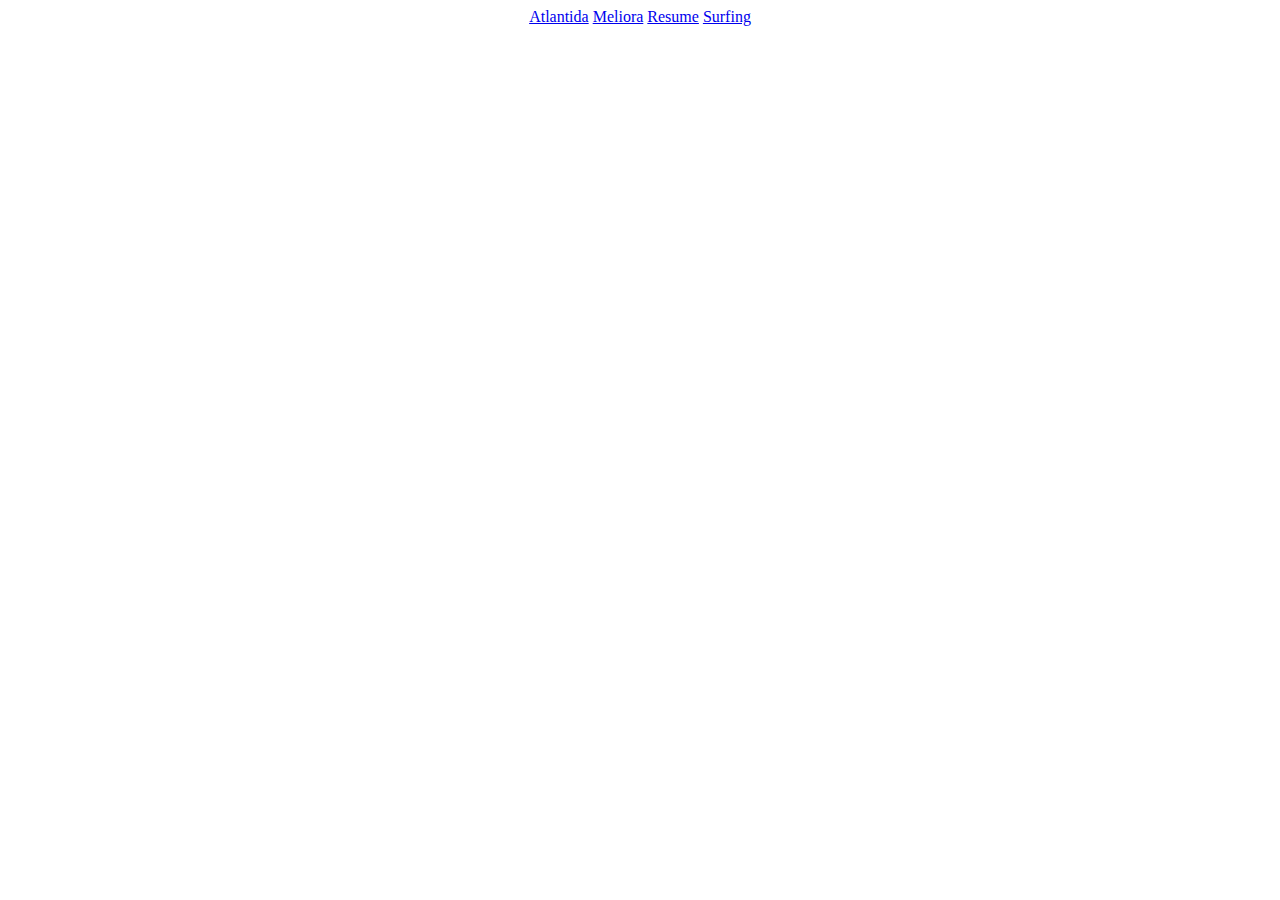
<file: index.html>
<!DOCTYPE html>
<html lang="ru">
<head>
   <meta charset="UTF-8">
   <title>Document</title>
   <style>
      body {
         text-align: center;
      }
   </style>
</head>
<body>
   <a href="Atlantida/">Atlantida</a>
   <a href="Meliora/">Meliora</a>
   <a href="Resume/">Resume</a>
   <a href="Surfing/">Surfing</a>
</body>
</html>
</file>
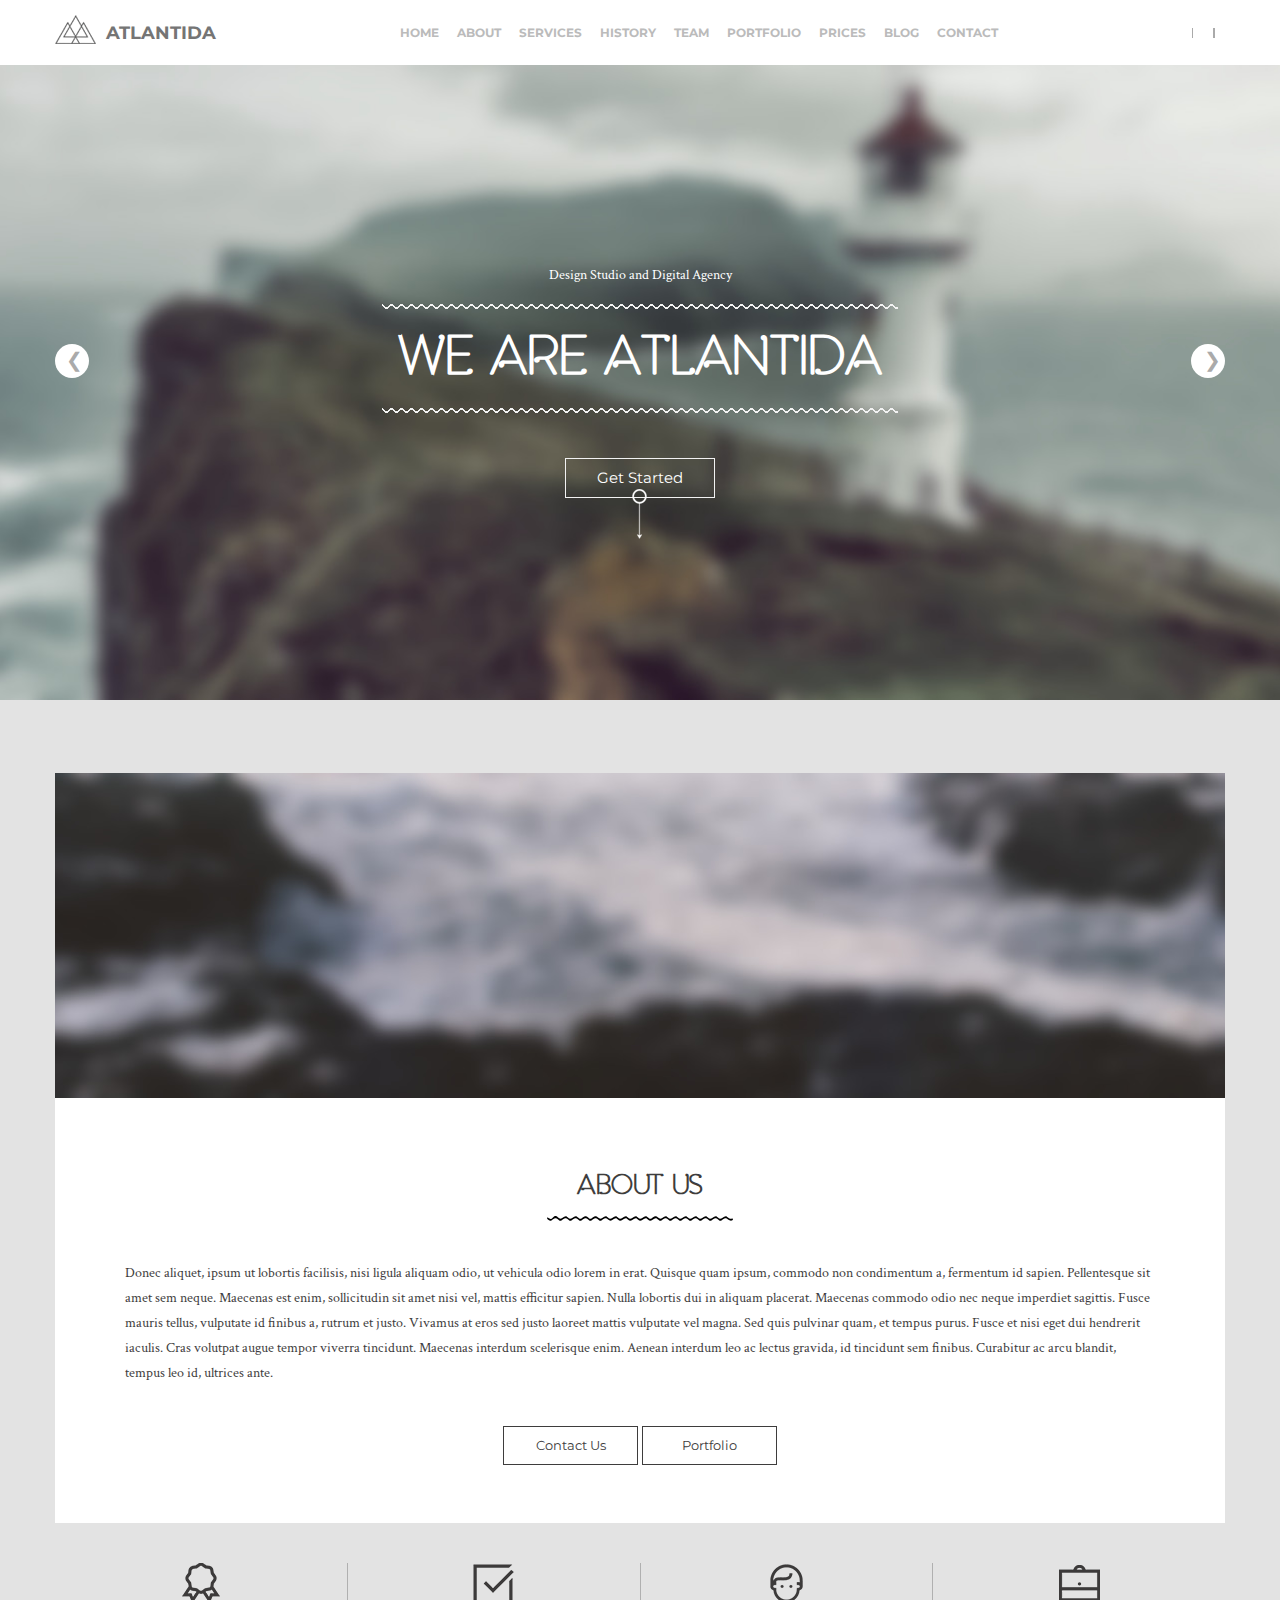
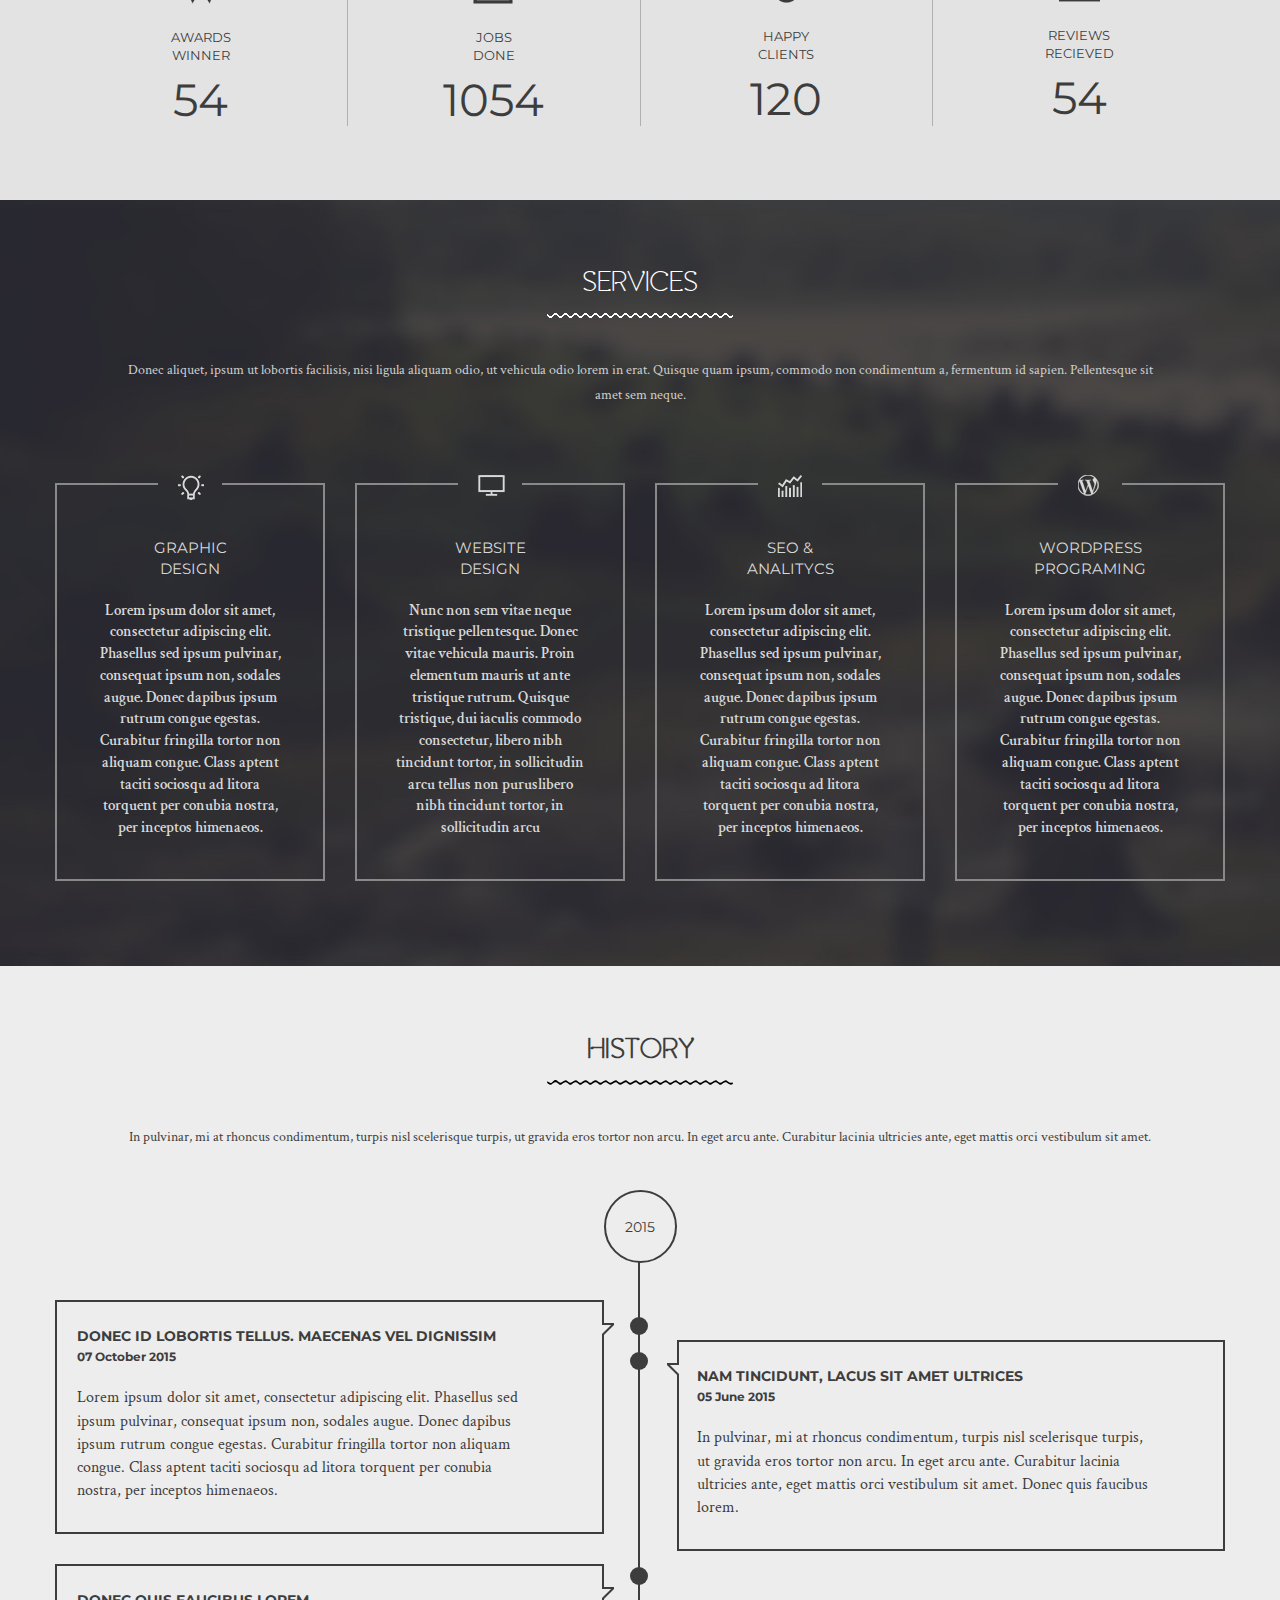
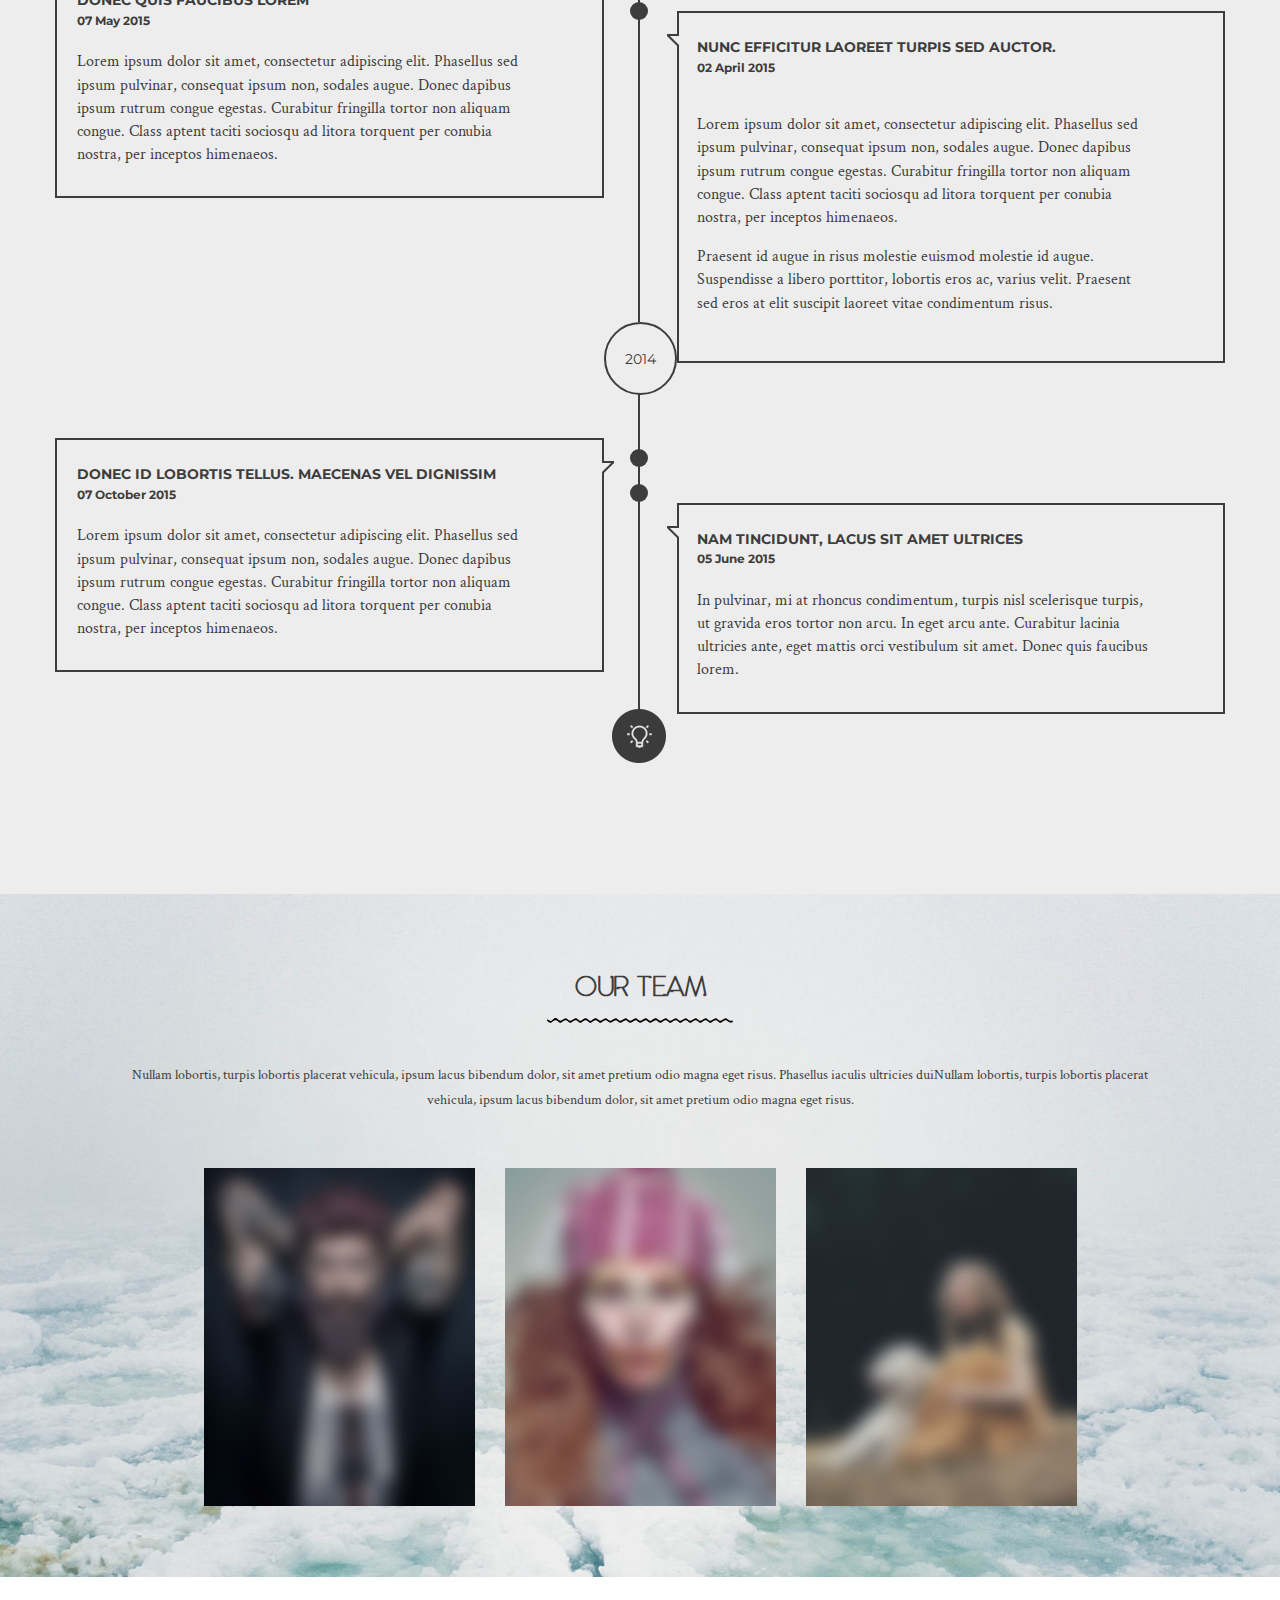
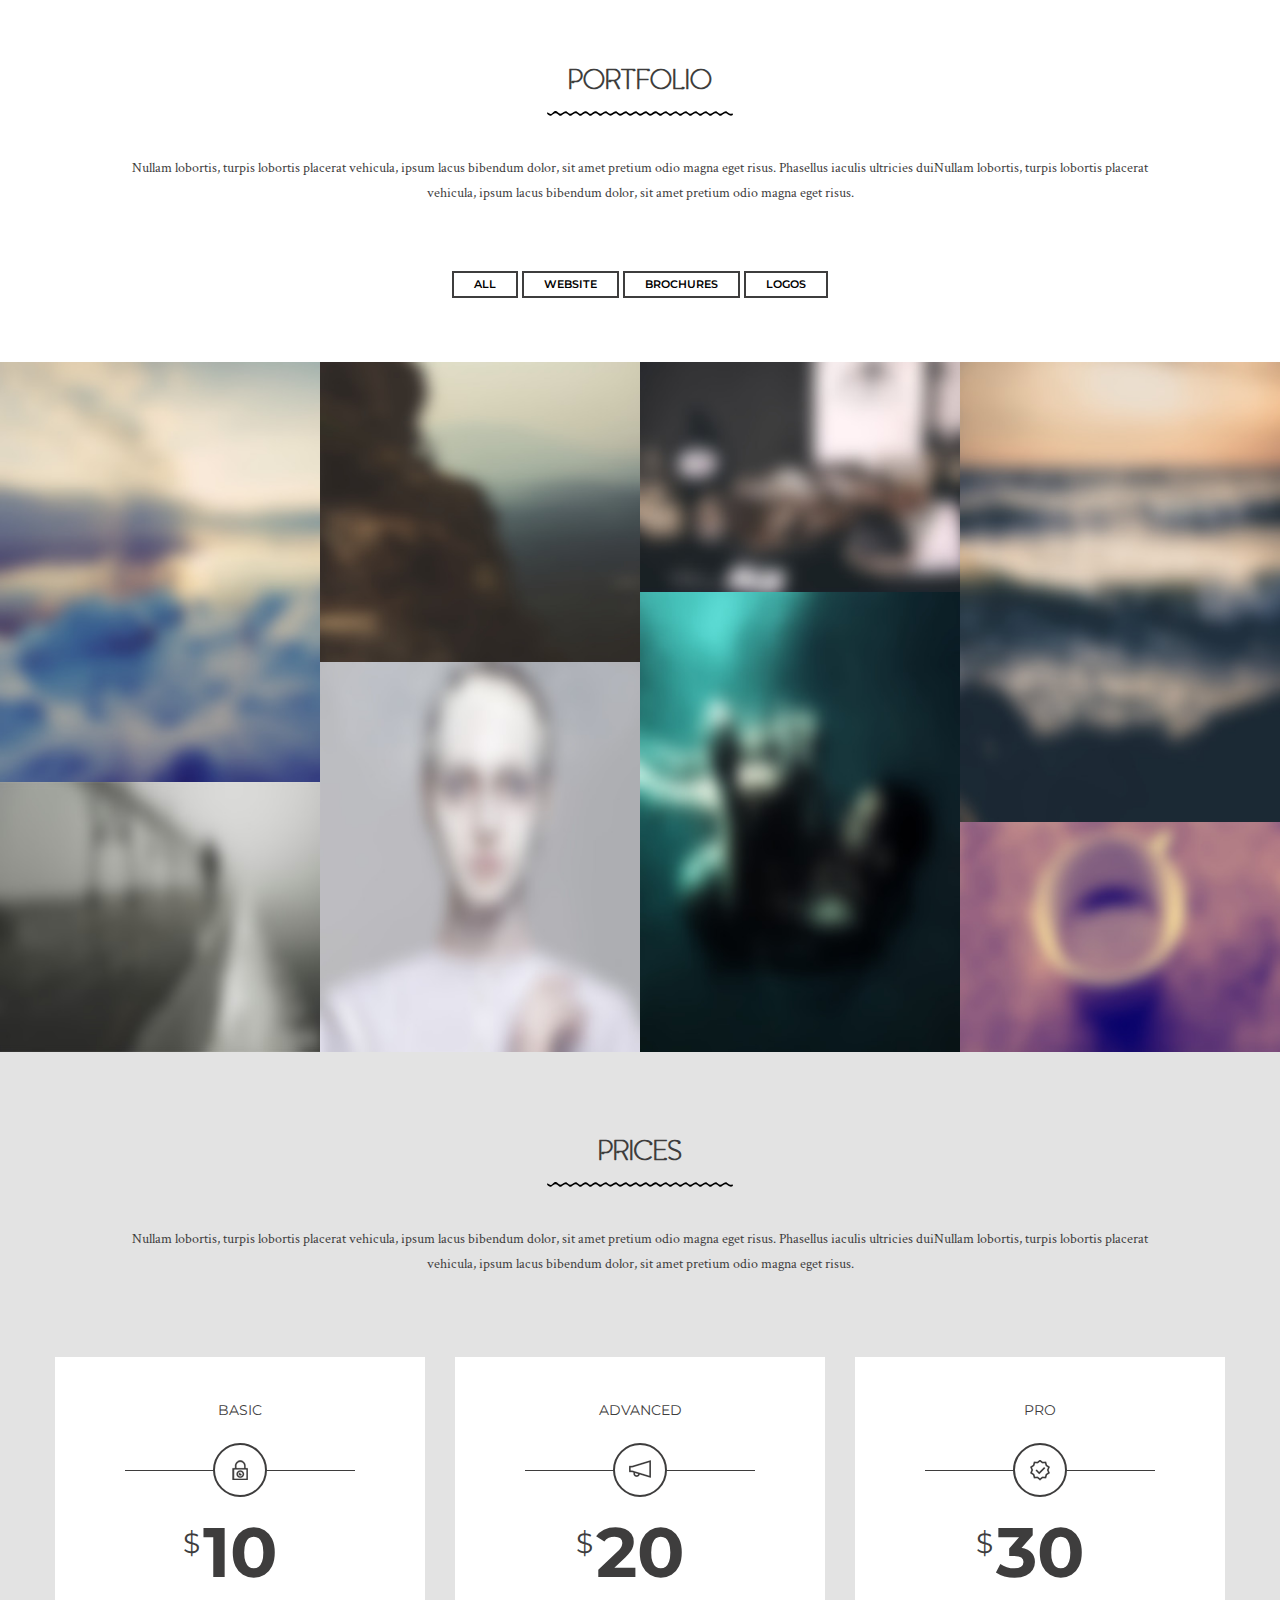
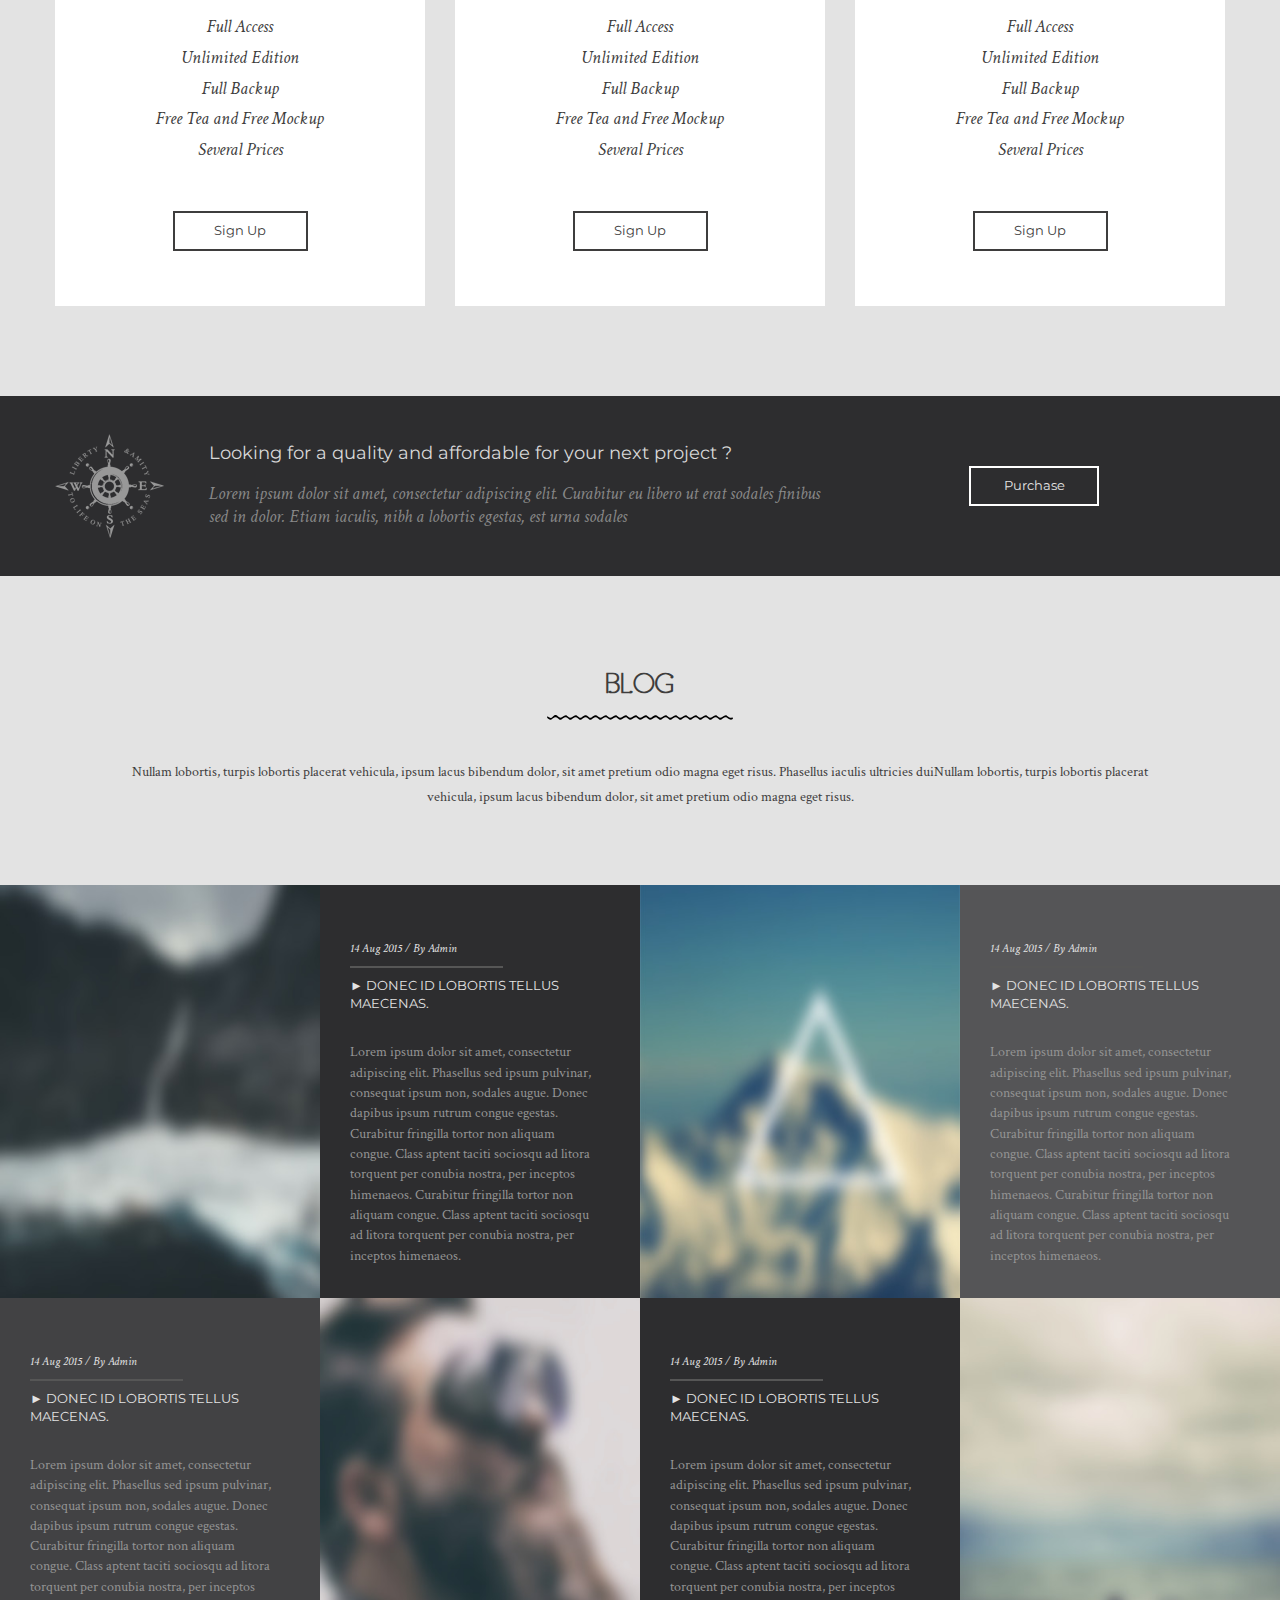
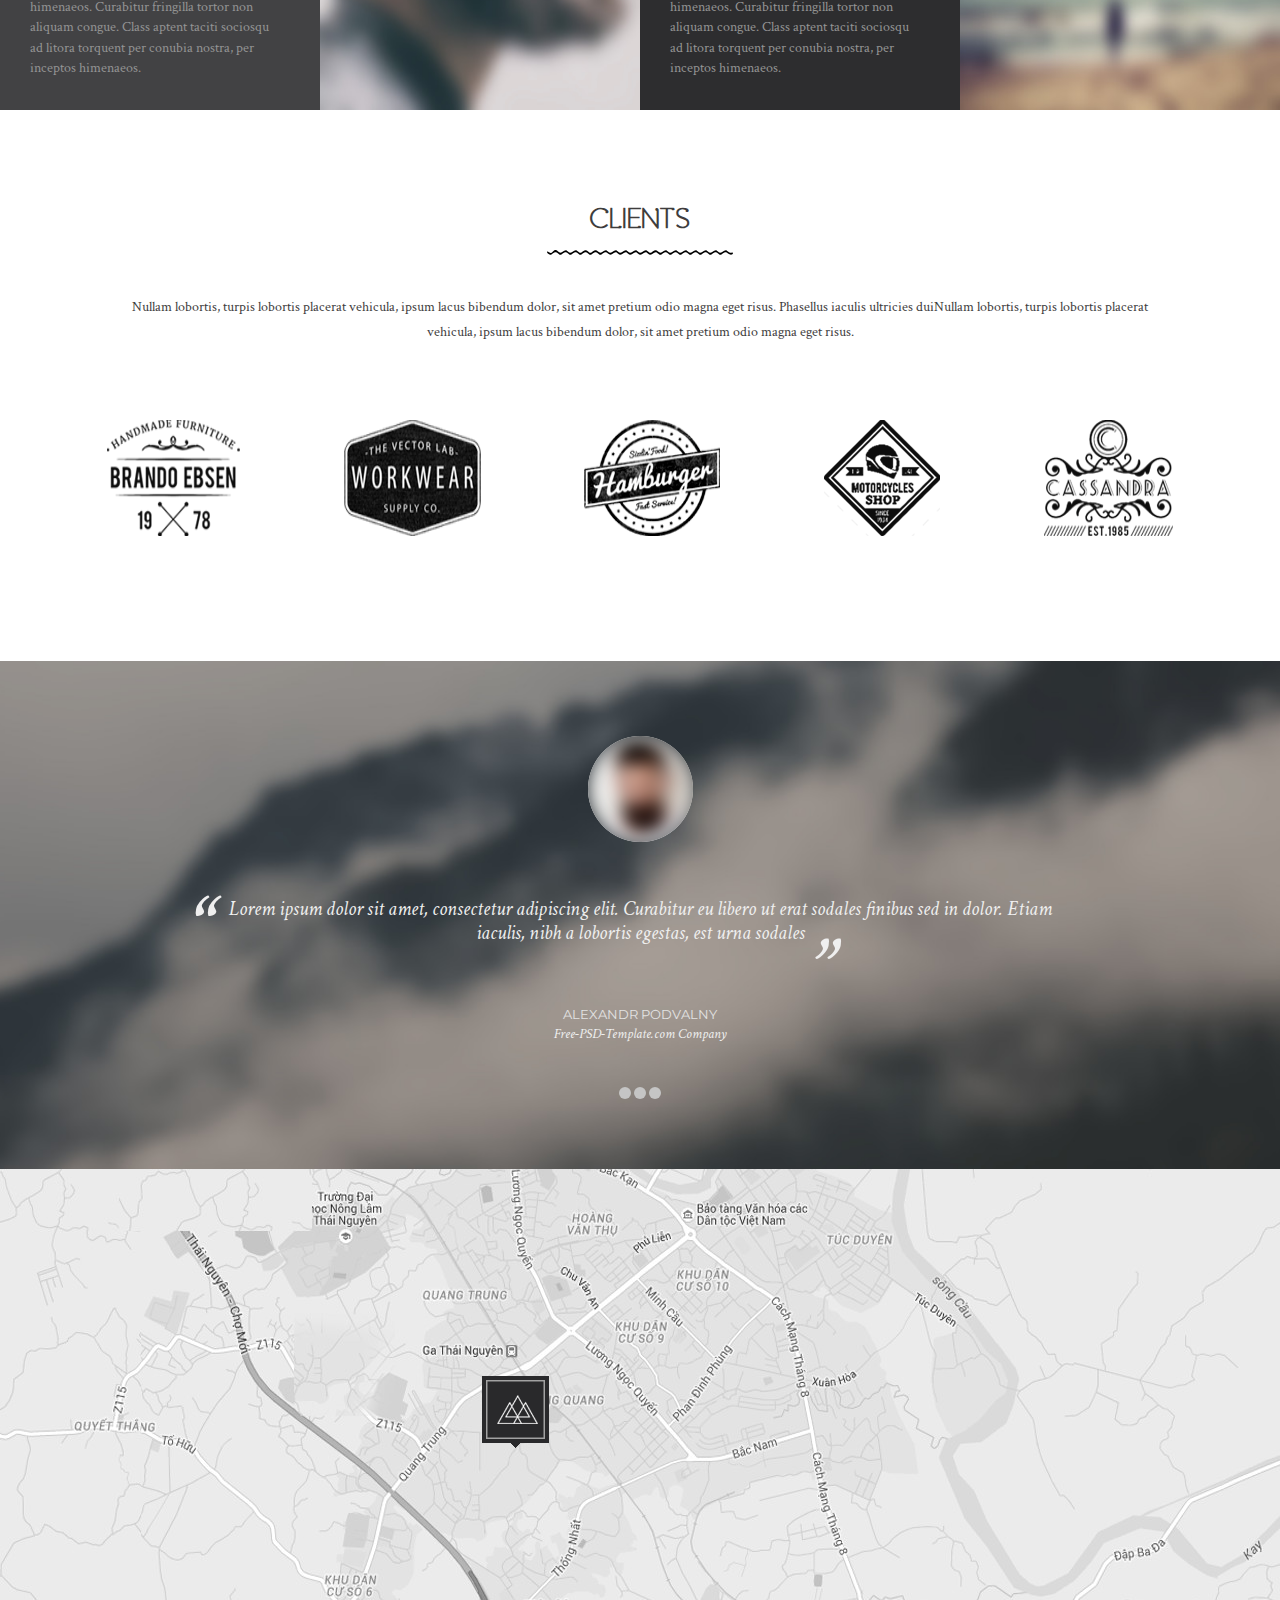
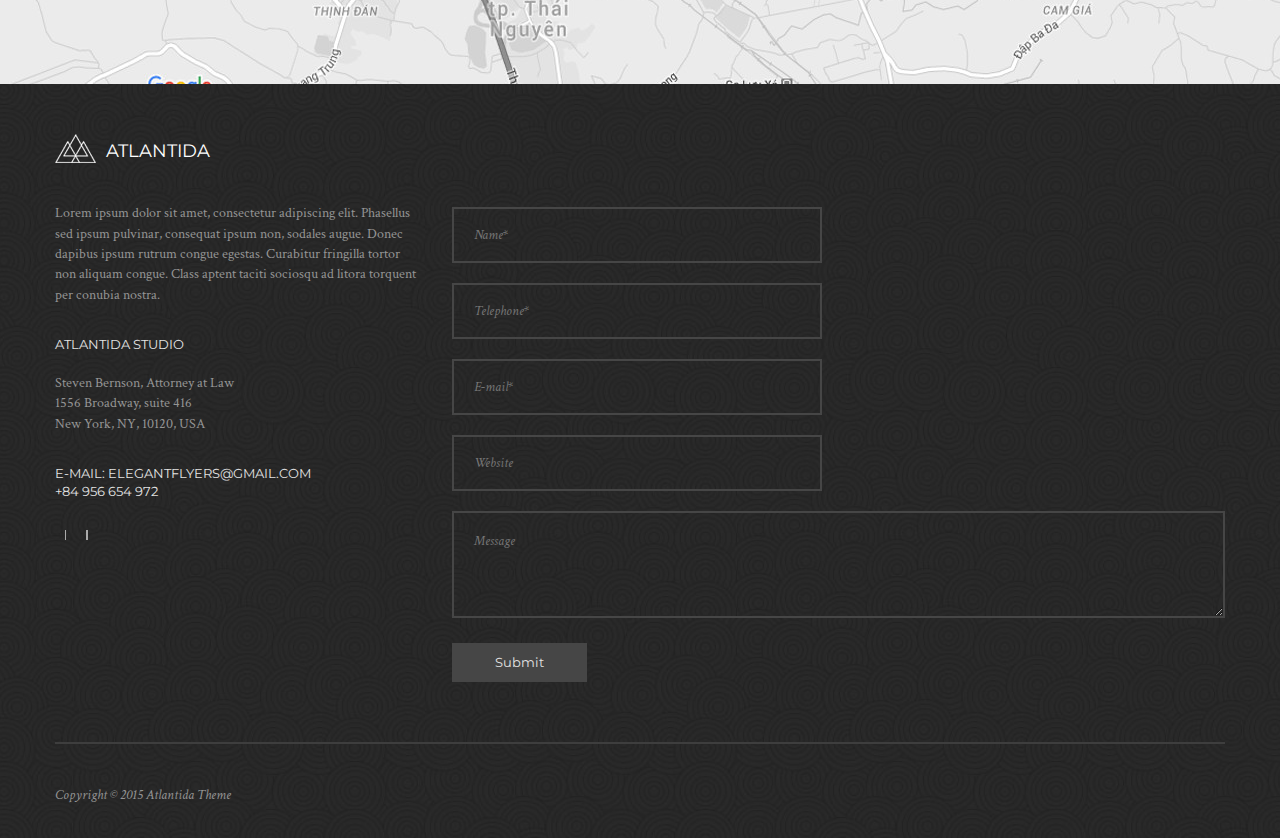
<file: Atlantida/index.html>
<!DOCTYPE html>
<html lang="en">
<head>
    <meta charset="UTF-8">
    <title>ATLANTIDA</title>
    <link rel="stylesheet" href="css/main.css">
    <link rel="stylesheet" href="css/fonts.css">
    <link rel="stylesheet" href="css/normalize.css">
    <link href="https://fonts.googleapis.com/css?family=Crimson+Text:400,400i,600|Montserrat:400,700" rel="stylesheet">
    <link rel="stylesheet" href="https://use.fontawesome.com/releases/v5.3.1/css/all.css" integrity="sha384-mzrmE5qonljUremFsqc01SB46JvROS7bZs3IO2EmfFsd15uHvIt+Y8vEf7N7fWAU" crossorigin="anonymous">
</head>
<body>
    <header class="index-html">
        <div class="header-nav">
           <div class="container-main">
               <div class="header-nav-wrapper">
                    <a href="" class="header-nav__brand">
                        <img src="img/icons/brand-nav.png" alt="">
                        <span class="nav-brand-text">ATLANTIDA</span>
                    </a>
                    <div class="header-nav__navigation">
                        <a href="index.html" class="navigation__link">Home</a>
                        <a href="#about" class="navigation__link">About</a>
                        <a href="#services" class="navigation__link">SERVICES</a>
                        <a href="#history" class="navigation__link">History</a>
                        <a href="#team" class="navigation__link">Team</a>
                        <a href="#portfolio" class="navigation__link">Portfolio</a>
                        <a href="#prices" class="navigation__link">Prices</a>
                        <a href="blog.html" class="navigation__link">Blog</a>
                        <a href="#contacts" class="navigation__link">Contact</a>
                    </div>
                    <div class="social-icons">
                        <a href="" class="icons__item">
                            <i class="fab fa-facebook"></i>
                        </a>
                        <div class="border-1px"></div>
                        <a href="" class="icons__item">
                            <i class="fab fa-twitter"></i>
                        </a>
                        <div class="border-2px"></div>
                        <a href="" class="icons__item">
                            <i class="fab fa-behance"></i>
                        </a>
                    </div>
                </div>
            </div>
        </div>
        <div class="header-main">
            <div class="container-main">
                <div class="header-main-wrapper">
                    <div class="header-title">Design Studio and Digital Agency</div>
                    <h1 class="header-name">We are atlantida</h1>
                    <button class="header-button">Get Started<img class="header-button-img" src="img/arrow.png" alt=""></button>
                    
                    <div class="slide-nav">
                        <a href="" class="slide-nav-item nav-prev">
                            <div class="prev">&#10094;</div>
                        </a>
                        <a href="" class="slide-nav-item nav-next">
                            <div class="next">&#10095;</div>
                        </a>
                    </div>
                </div>
            </div>
        </div>
    </header>  
    <section class="about" id="about">
            <div class="container-main">
                <div class="about-block">
                   <div class="about-block__img"></div>
                   <div class="about-block__content">
                       <h2 class="section-title">ABOUT US</h2>
                       <img src="img/line-section.svg" alt="">
                       <div class="section-subtitle about-subtitle">
                       Donec aliquet, ipsum ut lobortis facilisis, nisi ligula aliquam odio, ut vehicula odio lorem in erat. Quisque quam ipsum, commodo non condimentum a, fermentum id sapien. Pellentesque sit amet sem neque. Maecenas est enim, sollicitudin sit amet nisi vel, mattis efficitur sapien. Nulla lobortis dui in aliquam placerat. Maecenas commodo odio nec neque imperdiet sagittis. Fusce mauris tellus, vulputate id finibus a, rutrum et justo. Vivamus at eros sed justo laoreet mattis vulputate vel magna. Sed quis pulvinar quam, et tempus purus. Fusce et nisi eget dui hendrerit iaculis. Cras volutpat augue tempor viverra tincidunt. Maecenas interdum scelerisque enim. Aenean interdum leo ac lectus gravida, id tincidunt sem finibus. Curabitur ac arcu blandit, tempus leo id, ultrices ante. 
                       </div>
                       <div class="about-buttons">
                           <button class="about-button">Contact Us</button>
                           <button class="about-button">Portfolio</button>
                       </div>
                   </div>
                </div>
                <div class="about-statistics">
                    <div class="about-statistics__item">
                        <div class="about-statistics__item__icon"><img src="img/about/about-icon-1.png" alt=""></div>
                        <div class="about-statistics__item__name">AWARDS<br>WINNER</div>
                        <div class="about-statistics__item__number">54</div>
                    </div>
                    <div class="about-statistics__item">
                        <div class="about-statistics__item__icon"><img src="img/about/about-icon-2.png" alt=""></div>
                        <div class="about-statistics__item__name">jobs<br>done</div>
                        <div class="about-statistics__item__number">1054</div>
                    </div>
                    <div class="about-statistics__item">
                        <div class="about-statistics__item__icon"><img src="img/about/about-icon-3.png" alt=""></div>
                        <div class="about-statistics__item__name">happy<br>clients</div>
                        <div class="about-statistics__item__number">120</div>
                    </div>
                    <div class="about-statistics__item">
                        <div class="about-statistics__item__icon"><img src="img/about/about-icon-4.png" alt=""></div>
                        <div class="about-statistics__item__name">reviews<br>recieved</div>
                        <div class="about-statistics__item__number">54</div>
                    </div>
                    
                </div>
            </div>
        </section>
    <section class="services" id="services">
            <div class="cointainer-main">
                <div class="section-top">
                    <div class="section-title services-title">SERVICES</div>
                    <img src="img/services/services-line.png" alt="">
                    <div class="section-subtitle services-subtitle">
                Donec aliquet, ipsum ut lobortis facilisis, nisi ligula aliquam odio, ut vehicula odio lorem in erat. Quisque quam ipsum, commodo non condimentum a, fermentum id sapien. Pellentesque sit amet sem neque.
                </div>
                </div>
                <div class="services-blocks">
                    <div class="container-main">
                        <div class="services-blocks-wrapper">
                            <div class="services-blocks__item">
                                <div class="services-blocks__item__icon"><img src="img/services/services-icon-1.png" alt=""></div>
                                <div class="services-blocks__item__title">GRAPHIC<br>DESIGN</div>
                                <div class="services-blocks__item__description">
                                Lorem ipsum dolor sit amet, consectetur adipiscing elit. Phasellus sed ipsum pulvinar, consequat ipsum non, sodales augue. Donec dapibus ipsum rutrum congue egestas. Curabitur fringilla tortor non aliquam congue. Class aptent taciti sociosqu ad litora torquent per conubia nostra, per inceptos himenaeos.
                                </div>
                            </div>
                            <div class="services-blocks__item">
                                <div class="services-blocks__item__icon"><img src="img/services/services-icon-2.png" alt=""></div>
                                <div class="services-blocks__item__title">Website<br>DESIGN</div>
                                <div class="services-blocks__item__description">
                                Nunc non sem vitae neque tristique pellentesque. Donec vitae vehicula mauris. Proin elementum mauris ut ante tristique rutrum. Quisque tristique, dui iaculis commodo consectetur, libero nibh tincidunt tortor, in sollicitudin arcu tellus non puruslibero nibh tincidunt tortor, in sollicitudin arcu
                                </div>
                            </div>
                            <div class="services-blocks__item">
                                <div class="services-blocks__item__icon"><img src="img/services/services-icon-3.png" alt=""></div>
                                <div class="services-blocks__item__title">Seo &<br>analitycs</div>
                                <div class="services-blocks__item__description">
                                Lorem ipsum dolor sit amet, consectetur adipiscing elit. Phasellus sed ipsum pulvinar, consequat ipsum non, sodales augue. Donec dapibus ipsum rutrum congue egestas. Curabitur fringilla tortor non aliquam congue. Class aptent taciti sociosqu ad litora torquent per conubia nostra, per inceptos himenaeos.
                                </div>
                            </div>
                            <div class="services-blocks__item">
                                <div class="services-blocks__item__icon"><img src="img/services/services-icon-4.png" alt=""></div>
                                <div class="services-blocks__item__title">wordpress<br>programing</div>
                                <div class="services-blocks__item__description">
                                Lorem ipsum dolor sit amet, consectetur adipiscing elit. Phasellus sed ipsum pulvinar, consequat ipsum non, sodales augue. Donec dapibus ipsum rutrum congue egestas. Curabitur fringilla tortor non aliquam congue. Class aptent taciti sociosqu ad litora torquent per conubia nostra, per inceptos himenaeos.
                                </div>
                            </div>
                        </div>
                    </div>
                </div>
            </div>
        </section>
    <section class="history" id="history">
        <div class="container-main">
            <div class="section-top">
                <h2 class="section-title">History</h2>
                <img src="img/line-section.svg" height="5px" alt="">
                <div class="section-subtitle">
                    In pulvinar, mi at rhoncus condimentum, turpis nisl scelerisque turpis, ut gravida eros tortor non arcu. In eget arcu ante. Curabitur lacinia ultricies ante, eget mattis orci vestibulum sit amet.
                </div>
            </div>
            <div class="history-main">
                <div class="history-main-blocks left">
                    <div class="history-main-blocks__item left">
                        <div class="history-main-blocks__item__title">Donec id lobortis tellus. Maecenas vel dignissim</div>
                        <div class="history-main-blocks__item__data">07 October 2015</div>
                        <div class="history-main-blocks__item__description">
                        Lorem ipsum dolor sit amet, consectetur adipiscing elit. Phasellus sed ipsum pulvinar, consequat ipsum non, sodales augue. Donec dapibus ipsum rutrum congue egestas. Curabitur fringilla tortor non aliquam congue. Class aptent taciti sociosqu ad litora torquent per conubia nostra, per inceptos himenaeos.
                        </div>
                        <div class="history-main-blocks__item__border-before left"></div>
                        <div class="history-main-blocks__item__border-after left"></div>
                    </div>
                    <div class="history-main-blocks__item left">
                        <div class="history-main-blocks__item__title">Donec quis faucibus lorem</div>
                        <div class="history-main-blocks__item__data">07 May 2015</div>
                        <div class="history-main-blocks__item__description">
                        Lorem ipsum dolor sit amet, consectetur adipiscing elit. Phasellus sed ipsum pulvinar, consequat ipsum non, sodales augue. Donec dapibus ipsum rutrum congue egestas. Curabitur fringilla tortor non aliquam congue. Class aptent taciti sociosqu ad litora torquent per conubia nostra, per inceptos himenaeos.
                        </div>
                        <div class="history-main-blocks__item__border-before left"></div>
                        <div class="history-main-blocks__item__border-after left"></div>
                    </div>
                    <div class="history-main-blocks__item left" id="history-block-left-3">
                        <div class="history-main-blocks__item__title">Donec id lobortis tellus. Maecenas vel dignissim</div>
                        <div class="history-main-blocks__item__data">07 October 2015</div>
                        <div class="history-main-blocks__item__description">
                            Lorem ipsum dolor sit amet, consectetur adipiscing elit. Phasellus sed ipsum pulvinar, consequat ipsum non, sodales augue. Donec dapibus ipsum rutrum congue egestas. Curabitur fringilla tortor non aliquam congue. Class aptent taciti sociosqu ad litora torquent per conubia nostra, per inceptos himenaeos.
                        </div>
                        <div class="history-main-blocks__item__border-before left"></div>
                        <div class="history-main-blocks__item__border-after left"></div>
                    </div> 
                </div>
                <div class="history-main-line">
                    <div class="circle-2015">
                        <p>2015</p>
                        <div class="circle-dot circle-2015__one"></div>
                        <div class="circle-dot circle-2015__two"></div>
                        <div class="circle-dot circle-2015__three"></div>
                        <div class="circle-dot circle-2015__for"></div>
                        <div class="circle-2014">
                            <p>2014</p>
                            <div class="circle-dot circle-2015__one"></div>
                            <div class="circle-dot circle-2015__two"></div>
                            <div class="circle-2014__eclipse"><img src="img/history-eclipse.png" alt=""></div>
                        </div>
                    </div>
                </div>
                <div class="history-main-blocks right">
                    <div class="history-main-blocks__item right" id="history-block-right-1">
                        <div class="history-main-blocks__item__title">Nam tincidunt, lacus sit amet ultrices </div>
                        <div class="history-main-blocks__item__data">05 June 2015</div>
                        <div class="history-main-blocks__item__description">
                            In pulvinar, mi at rhoncus condimentum, turpis nisl scelerisque turpis, ut gravida eros tortor non arcu. In eget arcu ante. Curabitur lacinia ultricies ante, eget mattis orci vestibulum sit amet. Donec quis faucibus lorem.
                        </div>
                        <div class="history-main-blocks__item__border-before right"></div>
                        <div class="history-main-blocks__item__border-after right"></div>
                    </div>
                    <div class="history-main-blocks__item right" id="history-block-right-2">
                        <div class="history-main-blocks__item__title right-item-title-2">Nunc efficitur laoreet turpis sed auctor.</div>
                        <div class="history-main-blocks__item__data right-item-description-2">02 April 2015</div>
                        <div class="history-main-blocks__item__description right-item-description-2">
                            <p>Lorem ipsum dolor sit amet, consectetur adipiscing elit. Phasellus sed ipsum pulvinar, consequat ipsum non, sodales augue. Donec dapibus ipsum rutrum congue egestas. Curabitur fringilla tortor non aliquam congue. Class aptent taciti sociosqu ad litora torquent per conubia nostra, per inceptos himenaeos.</p>
                            <p>Praesent id augue in risus molestie euismod molestie id augue. Suspendisse a libero porttitor, lobortis eros ac, varius velit. Praesent sed eros at elit suscipit laoreet vitae condimentum risus.</p>
                       </div>
                        <div class="history-main-blocks__item__border-before right"></div>
                        <div class="history-main-blocks__item__border-after right"></div>
                    </div>
                    <div class="history-main-blocks__item right" id="history-block-right-3">
                        <div class="history-main-blocks__item__title">Nam tincidunt, lacus sit amet ultrices </div>
                        <div class="history-main-blocks__item__data">05 June 2015</div>
                        <div class="history-main-blocks__item__description">
                            In pulvinar, mi at rhoncus condimentum, turpis nisl scelerisque turpis, ut gravida eros tortor non arcu. In eget arcu ante. Curabitur lacinia ultricies ante, eget mattis orci vestibulum sit amet. Donec quis faucibus lorem. 
                        </div>
                        <div class="history-main-blocks__item__border-before right"></div>
                        <div class="history-main-blocks__item__border-after right"></div>
                    </div>
                </div>
            </div>
        </div>
    </section>
    <section class="team" id="team">
        <div class="section-top">
           <h2 class="section-title">our team</h2>
            <img src="img/line-section.svg" height="5px" alt="">
            <div class="section-subtitle">
            Nullam lobortis, turpis lobortis placerat vehicula, ipsum lacus bibendum dolor, sit amet pretium odio magna eget risus. Phasellus iaculis ultricies duiNullam lobortis, turpis lobortis placerat vehicula, ipsum lacus bibendum dolor, sit amet pretium odio magna eget risus.
            </div>
        </div>
        <div class="team-card">
            <div class="team-card__item">
                <img src="img/team/team-1.jpg" alt="">
                <div class="team-card__item-hover">
                    <div class="name">Jilia Smith</div>
                    <div class="post">Designer</div>
                    <hr color="black" size="2" width="146px" align="left">
                    <div class="social-icons">
                        <a href="" class="icons__item">
                            <i class="fab fa-facebook"></i>
                        </a>
                        <div class="border-1px"></div>
                        <a href="" class="icons__item">
                            <i class="fab fa-twitter"></i>
                        </a>
                        <div class="border-2px"></div>
                        <a href="" class="icons__item">
                            <i class="fab fa-behance"></i>
                        </a>
                    </div>
                </div>
            </div>
            <div class="team-card__item">
                <img src="img/team/team-2.jpg" alt="">
                <div class="team-card__item-hover">
                    <div class="name">Jilia Smith</div>
                    <div class="post">Designer</div>
                    <hr color="black" size="2" width="146px" align="left">
                    <div class="social-icons">
                        <a href="" class="icons__item">
                            <i class="fab fa-facebook"></i>
                        </a>
                        <div class="border-1px"></div>
                        <a href="" class="icons__item">
                            <i class="fab fa-twitter"></i>
                        </a>
                        <div class="border-2px"></div>
                        <a href="" class="icons__item">
                            <i class="fab fa-behance"></i>
                        </a>
                    </div>
                </div>
            </div>
            <div class="team-card__item">
                <img src="img/team/team-3.jpg" alt="">
                <div class="team-card__item-hover">
                    <div class="team-card__item-hover__name">Jilia Smith</div>
                    <div class="team-card__item-hover__post">Designer</div>
                    <hr color="black" size="2" width="146px" align="left">
                    <div class="social-icons">
                        <a href="" class="icons__item">
                            <i class="fab fa-facebook"></i>
                        </a>
                        <div class="border-1px"></div>
                        <a href="" class="icons__item">
                            <i class="fab fa-twitter"></i>
                        </a>
                        <div class="border-2px"></div>
                        <a href="" class="icons__item">
                            <i class="fab fa-behance"></i>
                        </a>
                    </div>
                </div>
            </div>
        </div>
    </section>
    <section class="portfolio" id="portfolio">
        <div class="section-top">
            <h2 class="section-title">portfolio</h2>
            <img src="img/line-section.svg" height="5px" alt="">
            <div class="section-subtitle">
                Nullam lobortis, turpis lobortis placerat vehicula, ipsum lacus bibendum dolor, sit amet pretium odio magna eget risus. Phasellus iaculis ultricies duiNullam lobortis, turpis lobortis placerat vehicula, ipsum lacus bibendum dolor, sit amet pretium odio magna eget risus.
            </div>
            <div class="portfolio-buttons">
                <button class="portfolio-buttons__item">all</button>
                <button class="portfolio-buttons__item">website</button>
                <button class="portfolio-buttons__item">brochures</button>
                <button class="portfolio-buttons__item">logos</button>
            </div>
        </div>
        <div class="portfolio-working">
            <div class="portfolio-working__item">
                <img src="img/portfolio/portfolio-1.jpg" width="100%" height="420px" alt="">
                <img src="img/portfolio/portfolio-2.jpg" width="100%" height="270px" alt="">
            </div>
            <div class="portfolio-working__item">
                <img src="img/portfolio/portfolio-3.jpg" width="100%" height="300px" alt="">
                <img src="img/portfolio/portfolio-4.jpg" width="100%" height="390px" alt="">
            </div>
            <div class="portfolio-working__item">
                <img src="img/portfolio/portfolio-5.jpg" width="100%" height="230px" alt="">
                <img src="img/portfolio/portfolio-6.jpg" width="100%" height="460px" alt="">
            </div>
            <div class="portfolio-working__item">
                <img src="img/portfolio/portfolio-7.jpg" width="100%" height="460px" alt="">
                <img src="img/portfolio/portfolio-8.jpg" width="100%" height="230px" alt="">
            </div>
        </div>
    </section>
    <section class="prices" id="prices">
        <div class="section-top">
            <h2 class="section-title">prices</h2>
            <img src="img/line-section.svg" alt="">
            <div class="section-subtitle">
                Nullam lobortis, turpis lobortis placerat vehicula, ipsum lacus bibendum dolor, sit amet pretium odio magna eget risus. Phasellus iaculis ultricies duiNullam lobortis, turpis lobortis placerat vehicula, ipsum lacus bibendum dolor, sit amet pretium odio magna eget risus.
            </div>
        </div>
        <div class="container-main">
            <div class="prices-cards">
                <div class="prices-cards__item">
                    <div class="prices-cards__item-title">basic</div>
                    <div class="prices-cards__item-icon"><img src="img/prices/prices-card-icon.png" alt=""></div>
                    <div class="prices-cards__item-price"><span class="prices-cards__item-price">$</span>10</div>
                    <div class="prices-cards__item-options">
                        <div class="prices-cards__item-options__item">
                            Full Access
                        </div>
                        <div class="prices-cards__item-options__item">
                            Unlimited Edition
                        </div>
                        <div class="prices-cards__item-options__item">
                            Full Backup
                        </div>
                        <div class="prices-cards__item-options__item">
                            Free Tea and Free Mockup
                        </div>
                        <div class="prices-cards__item-options__item">
                            Several Prices
                        </div>
                    </div>
                    <button class="prices-cards__item-button">Sign Up</button>
                </div>
                <div class="prices-cards__item">
                    <div class="prices-cards__item-title">advanced</div>
                    <div class="prices-cards__item-icon"><img src="img/prices/prices-card-icon-2.png" alt=""></div>
                    <div class="prices-cards__item-price"><span class="prices-cards__item-price">$</span>20</div>
                    <div class="prices-cards__item-options">
                        <div class="prices-cards__item-options__item">
                            Full Access
                        </div>
                        <div class="prices-cards__item-options__item">
                            Unlimited Edition
                        </div>
                        <div class="prices-cards__item-options__item">
                            Full Backup
                        </div>
                        <div class="prices-cards__item-options__item">
                            Free Tea and Free Mockup
                        </div>
                        <div class="prices-cards__item-options__item">
                            Several Prices
                        </div>
                    </div>
                    <button class="prices-cards__item-button">Sign Up</button>
                </div>
                <div class="prices-cards__item">
                    <div class="prices-cards__item-title">pro</div>
                    <div class="prices-cards__item-icon"><img src="img/prices/prices-card-icon-3.png" alt=""></div>
                    <div class="prices-cards__item-price"><span class="prices-cards__item-price">$</span>30</div>
                    <div class="prices-cards__item-options">
                        <div class="prices-cards__item-options__item">
                            Full Access
                        </div>
                        <div class="prices-cards__item-options__item">
                            Unlimited Edition
                        </div>
                        <div class="prices-cards__item-options__item">
                            Full Backup
                        </div>
                        <div class="prices-cards__item-options__item">
                            Free Tea and Free Mockup
                        </div>
                        <div class="prices-cards__item-options__item">
                            Several Prices
                        </div>
                    </div>
                    <button class="prices-cards__item-button">Sign Up</button>
                </div>
            </div>
        </div>
    </section>
    <section class="looking">
        <div class="container-main">
            <div class="looking-wrapper">
                <img src="img/icons/icon-compas.png" alt="">
                <div class="looking-text">
                    <div class="looking-text__title">Looking for a quality and affordable for your next project ?</div>
                    <div class="looking-text__subtitle">
                Lorem ipsum dolor sit amet, consectetur adipiscing elit. Curabitur eu libero ut erat sodales finibus sed in dolor. Etiam iaculis, nibh a lobortis egestas, est urna sodales
                </div>
                </div>
                <button class="looking-button">Purchase</button>
            </div>
        </div>
    </section>
    <section class="blog" id="blog">
        <div class="section-top">
            <h2 class="section-title">Blog</h2>
            <img src="img/line-section.svg" alt="">
            <div class="section-subtitle">
                Nullam lobortis, turpis lobortis placerat vehicula, ipsum lacus bibendum dolor, sit amet pretium odio magna eget risus. Phasellus iaculis ultricies duiNullam lobortis, turpis lobortis placerat vehicula, ipsum lacus bibendum dolor, sit amet pretium odio magna eget risus.
            </div>
        </div>
        <div class="blog-bot">
            <div class="blog-bot__item">
                <img src="img/blog/blog-1.jpg" width="100%" alt="">
                <div class="blog-bot__item-text">
                    <div class="blog-bot__item-text__data">14 Aug 2015 / By Admin</div>
                    <hr width="151px" color="#565656" align="left">
                    <div class="blog-bot__item-text__title">► Donec id lobortis tellus Maecenas.</div>
                    <div class="blog-bot__item-text__description">
                    Lorem ipsum dolor sit amet, consectetur adipiscing elit. Phasellus sed ipsum pulvinar, consequat ipsum non, sodales augue. Donec dapibus ipsum rutrum congue egestas. Curabitur fringilla tortor non aliquam congue. Class aptent taciti sociosqu ad litora torquent per conubia nostra, per inceptos himenaeos. Curabitur fringilla tortor non aliquam congue. Class aptent taciti sociosqu ad litora torquent per conubia nostra, per inceptos himenaeos.
                    </div>
                </div>
            </div>
            <div class="blog-bot__item">
                <div class="blog-bot__item-text" style="background-color: #2d2d2f">
                    <div class="blog-bot__item-text__data">14 Aug 2015 / By Admin</div>
                    <hr width="151px" color="#565656" align="left">
                    <div class="blog-bot__item-text__title">► Donec id lobortis tellus Maecenas.</div>
                    <div class="blog-bot__item-text__description">
                    Lorem ipsum dolor sit amet, consectetur adipiscing elit. Phasellus sed ipsum pulvinar, consequat ipsum non, sodales augue. Donec dapibus ipsum rutrum congue egestas. Curabitur fringilla tortor non aliquam congue. Class aptent taciti sociosqu ad litora torquent per conubia nostra, per inceptos himenaeos. Curabitur fringilla tortor non aliquam congue. Class aptent taciti sociosqu ad litora torquent per conubia nostra, per inceptos himenaeos.
                    </div>
                </div>
                <img src="img/blog/blog-2.jpg" width="100%" alt="">
            </div>
            <div class="blog-bot__item">
                <img src="img/blog/blog-3.jpg" width="100%" alt="">
                <div class="blog-bot__item-text" style="background-color: #2d2d2f">
                    <div class="blog-bot__item-text__data">14 Aug 2015 / By Admin</div>
                    <hr width="151px" color="#565656" align="left">
                    <div class="blog-bot__item-text__title">► Donec id lobortis tellus Maecenas.</div>
                    <div class="blog-bot__item-text__description">
                    Lorem ipsum dolor sit amet, consectetur adipiscing elit. Phasellus sed ipsum pulvinar, consequat ipsum non, sodales augue. Donec dapibus ipsum rutrum congue egestas. Curabitur fringilla tortor non aliquam congue. Class aptent taciti sociosqu ad litora torquent per conubia nostra, per inceptos himenaeos. Curabitur fringilla tortor non aliquam congue. Class aptent taciti sociosqu ad litora torquent per conubia nostra, per inceptos himenaeos.
                    </div>
                </div>
            </div>
            <div class="blog-bot__item">
                <div class="blog-bot__item-text" style="background-color: #555557">
                    <div class="blog-bot__item-text__data">14 Aug 2015 / By Admin</div>
                    <hr width="151px" color="#565656" align="left">
                    <div class="blog-bot__item-text__title">► Donec id lobortis tellus Maecenas.</div>
                    <div class="blog-bot__item-text__description">
                    Lorem ipsum dolor sit amet, consectetur adipiscing elit. Phasellus sed ipsum pulvinar, consequat ipsum non, sodales augue. Donec dapibus ipsum rutrum congue egestas. Curabitur fringilla tortor non aliquam congue. Class aptent taciti sociosqu ad litora torquent per conubia nostra, per inceptos himenaeos. Curabitur fringilla tortor non aliquam congue. Class aptent taciti sociosqu ad litora torquent per conubia nostra, per inceptos himenaeos.
                    </div>
                </div>
                <img src="img/blog/blog-4.jpg" width="100%" alt="">
            </div>
        </div>
    </section>
    <section class="clients">
        <div class="section-top">
            <h2 class="section-title">clients</h2>
            <img src="img/line-section.svg" alt="">
            <div class="section-subtitle">
            Nullam lobortis, turpis lobortis placerat vehicula, ipsum lacus bibendum dolor, sit amet pretium odio magna eget risus. Phasellus iaculis ultricies duiNullam lobortis, turpis lobortis placerat vehicula, ipsum lacus bibendum dolor, sit amet pretium odio magna eget risus.
            </div>
        </div>
        <div class="container-main">
            <div class="clients-icon">
            <img src="img/logo/logo-1.png" alt="">
            <img src="img/logo/logo-2.png" alt="">
            <img src="img/logo/logo-3.png" alt="">
            <img src="img/logo/logo-4.png" alt="">
            <img src="img/logo/logo-5.png" alt="">
        </div>
        </div>
    </section>
    <section class="quote">
        <div class="quote-icon"><img src="img/quote-icon.png" alt=""></div>
        <div class="quote-text">
            <span class="quotes start">&ldquo;</span>Lorem ipsum dolor sit amet, consectetur adipiscing elit. Curabitur eu libero ut erat sodales finibus sed in dolor. Etiam iaculis, nibh a lobortis egestas, est urna sodales<span class="quotes end">&rdquo;</span>
        </div>
        <div class="quote-author">ALEXANDR PODVALNY</div>
        <div class="quote-company">Free-PSD-Template.com Company</div>
        <div class="quote-dots">
            <div class="quote-dots__item"></div>
            <div class="quote-dots__item"></div>
            <div class="quote-dots__item"></div>
        </div>
    </section>
    <section class="map">
        <img src="img/icons/location-icon.png" alt="">
    </section>
    <footer id="contacts">
        <div class="container-main">
            <div class="footer-wrapper">
                <div class="footer-content">
                    <div class="footer-brand">
                        <img src="img/icons/brand-footer.png" alt="">
                        <span class="footer-brand-text">ATLANTIDA</span>
                    </div>
                    <div class="footer-description">
                        Lorem ipsum dolor sit amet, consectetur adipiscing elit. Phasellus sed ipsum pulvinar, consequat ipsum non, sodales augue. Donec dapibus ipsum rutrum congue egestas. Curabitur fringilla tortor non aliquam congue. Class aptent taciti sociosqu ad litora torquent per conubia nostra.
                    </div>
                    <div class="footer-name">ATLANTIDA STUDIO</div>
                    <div class="footer-address">Steven Bernson, Attorney at Law<br> 1556 Broadway, suite 416 <br> New York, NY, 10120, USA </div>
                    <div class="footer-contacts">E-mail: elegantflyers@gmail.com <br> +84 956 654 972</div>
                    <div class="social-icons">
                        <a href="" class="icons__item">
                            <i class="fab fa-facebook"></i>
                        </a>
                        <div class="border-1px"></div>
                        <a href="" class="icons__item">
                            <i class="fab fa-twitter"></i>
                        </a>
                        <div class="border-2px"></div>
                        <a href="" class="icons__item">
                            <i class="fab fa-behance"></i>
                        </a>
                    </div>
                </div>
                <form>
                    <input class="footer-input__item" type="text" placeholder="Name*">
                    <input class="footer-input__item" type="text" placeholder="Telephone*">
                    <input class="footer-input__item" type="text" placeholder="E-mail*">
                    <input class="footer-input__item" type="text" placeholder="Website">
                    <textarea name="" id="" cols="102" rows="5" placeholder="Message"></textarea>
                    <input class="footer-form-button" type="submit" value="Submit">
                </form>
            </div>
            <hr color="3e3e3e">
            <div class="footer-copyright">Copyright © 2015 Atlantida Theme</div>
        </div>
    </footer>
    
    
    
    
    
    
    
    
    
    
    
    
    
    
    <script src="libs/jquery-3.3.1.min.js"></script>
    <script src="js/main.js"></script>
</body>
</html>
</file>
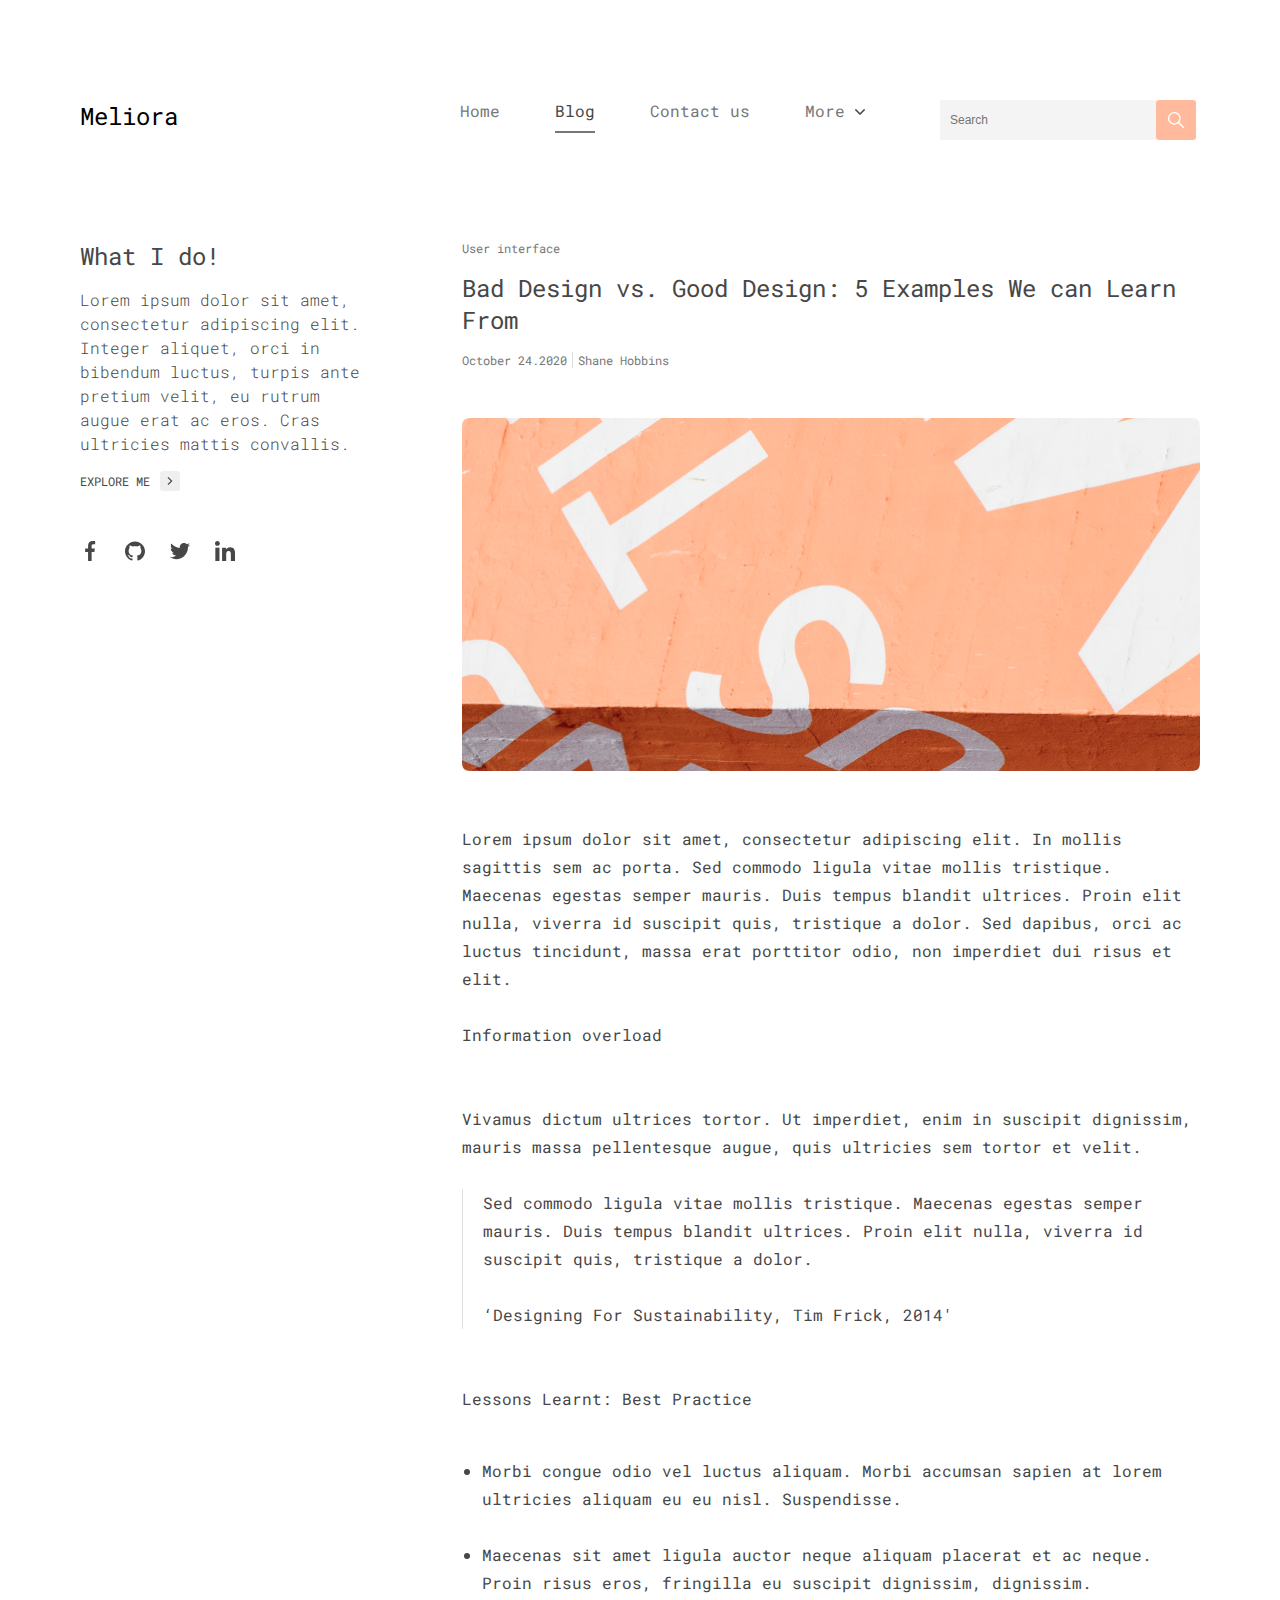
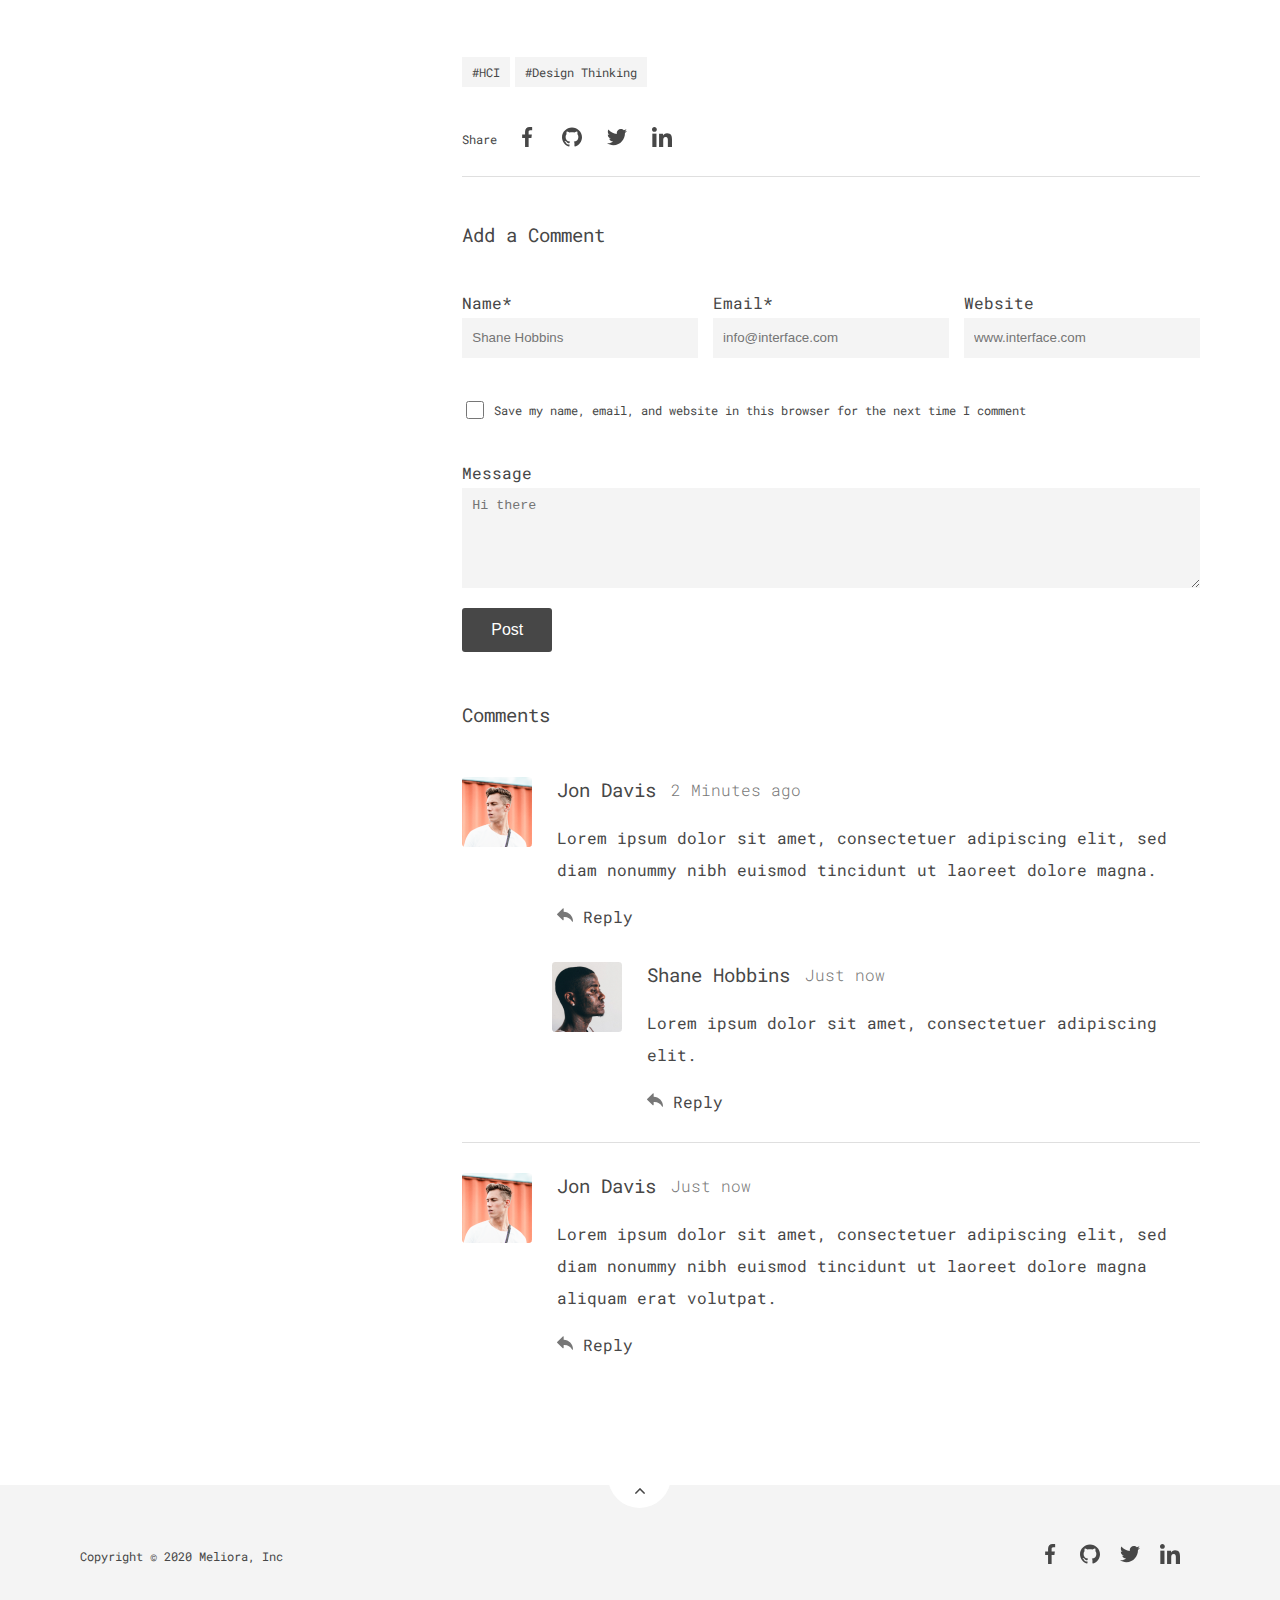
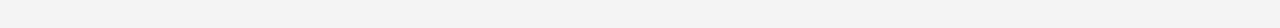
<file: Meliora/index.html>
<!DOCTYPE html>
<html lang="en">
<head>
    <meta charset="UTF-8">
    <meta http-equiv="X-UA-Compatible" content="IE=edge">
    <meta name="viewport" content="width=device-width, initial-scale=1.0">
    <link rel='stylesheet' href='css/main.css'>
    <link href="https://fonts.googleapis.com/css2?family=Roboto+Mono:wght@300;400&display=swap" rel="stylesheet">
    <title>Meliora</title>
</head>
<body>
    <div class="container">
        <header>
            <a href="#" class="header-logo">Meliora</a>
            <div class="nav-phone"><img src="assets/image/menu-phone.svg"/></div>
            <nav>
                <a href="" class="header-nav__link-item">Home</a>
                <a href="" class="header-nav__link-item link-item-active">Blog</a>
                <a href="" class="header-nav__link-item">Contact us</a>
                <a href="" class="header-nav__link-item">More <img src="assets/image/arrow.svg"/></a>
            </nav>
            <div class="header-search-panel">
                <input placeholder="Search" type="text">
                <button><img src="assets/image/search-icon.svg" alt=""></button>
            </div>
        </header>
        <main>
            <div class="sidebar">
                <h1 class="sidebar-title">What I do!</h1>
                <div class="sidebar-content">
                    Lorem ipsum dolor sit amet, consectetur adipiscing elit. Integer aliquet, orci in bibendum luctus, turpis ante pretium velit, eu rutrum augue erat ac eros. Cras ultricies mattis convallis.
                </div>
                <div class="sidebar-btn">explore me
                    <button>
                        <img src="assets/image/arrow.svg" alt="arrow-right">
                    </button>
                </div>
                <div class="sidebar__social-icons">
                    <a class="social-icons__item" href="https://facebook.com/"><img src="assets/image/facebook.svg" class="sidebar__social-icons__item"/></a>
                    <a class="social-icons__item" href="https://github.com/"><img src="assets/image/github.svg" class="sidebar__social-icons__item"/></a>
                    <a class="social-icons__item" href="https://twitter.com/"><img src="assets/image/twitter.svg" class="sidebar__social-icons__item"/></a>
                    <a class="social-icons__item" href="https://linkedin.com/"><img src="assets/image/linkedin.svg" class="sidebar__social-icons__item"/></a>
                </div>
            </div>
            <div class="blog-page">
                <div class="blog-page__category">User interface</div>
                <h1 class="blog-page__title">Bad Design vs. Good Design: 5 Examples We can Learn From</h1>
                <div class="blog-page__date-wrapper">
                    <div class="blog-page__date">October 24.2020</div>
                    <div class="blog-page__author">Shane Hobbins</div>
                </div>
                <img src="assets/image/img.png" alt="" class="blog-page__img">
                <div class="blog-page__content">
                    Lorem ipsum dolor sit amet, consectetur adipiscing elit. In mollis sagittis sem ac porta. Sed commodo ligula vitae mollis tristique. Maecenas egestas semper mauris. Duis tempus blandit ultrices. Proin elit nulla, viverra id suscipit quis, tristique a dolor. Sed dapibus, orci ac luctus tincidunt, massa erat porttitor odio, non imperdiet dui risus et elit.
                    <br>
                    <br>
                    Information overload
                    <br>
                    <br>
                    <br>
                    Vivamus dictum ultrices tortor. Ut imperdiet, enim in suscipit dignissim, mauris massa pellentesque augue, quis ultricies sem tortor et velit.
                    <br>
                    <br>

                    <span class="blog-page__content__text-border">
                        Sed commodo ligula vitae mollis tristique. Maecenas egestas semper mauris. Duis tempus blandit ultrices. Proin elit nulla, viverra id suscipit quis, tristique a dolor. 
                        <br>
                        <br>
                        ‘Designing For Sustainability, Tim Frick, 2014'
                    </span>

                    <br>
                    <br>

                    Lessons Learnt: Best Practice
                    <br>
                    <br>

                    <ul>
                        <li>Morbi congue odio vel luctus aliquam. Morbi accumsan sapien at lorem ultricies aliquam eu eu nisl. Suspendisse.</li>
                        <br>
                        <li>Maecenas sit amet ligula auctor neque aliquam placerat et ac neque. Proin risus eros, fringilla eu suscipit dignissim, dignissim.</li>
                    </ul>


                </div>
                <div class="blog-page__tags">
                    <div class="blog-page__tags-item">#HCI</div>
                    <div class="blog-page__tags-item">#Design Thinking</div>
                </div>
                <div class="blog-page__social">
                    <div class="blog-page__social__share">Share</div>
                    <div class="blog-page__social-icons">
                        <a class="social-icons__item" href="https://facebook.com/"><img src="assets/image/facebook.svg" class="sidebar__social-icons__item"/></a>
                        <a class="social-icons__item" href="https://github.com/"><img src="assets/image/github.svg" class="sidebar__social-icons__item"/></a>
                        <a class="social-icons__item" href="https://twitter.com/"><img src="assets/image/twitter.svg" class="sidebar__social-icons__item"/></a>
                        <a class="social-icons__item" href="https://linkedin.com/"><img src="assets/image/linkedin.svg" class="sidebar__social-icons__item"/></a>
                    </div>
                </div>
                <div class="comment-page">
                    <h2 class="comment-page__title">Add a Comment</h2>
                    <form action="">
                        <div class="comment-page__inputs">
                            <div class="comment-page__input-item">
                                Name*
                                <input class="comment-page__input" placeholder="Shane Hobbins" type="text">
                            </div>
                            <div class="comment-page__input-item">
                                Email*
                                <input placeholder="info@interface.com" type="text">
                            </div>
                            </Email*>
                            <div class="comment-page__input-item">
                                Website
                                <input placeholder="www.interface.com" type="text">
                            </div>
                        </div>
                        <div class="comment-page__checkbox-wrapper">
                            <input class="comment-page__checkbox" type="checkbox"/>
                            Save my name, email, and website in this browser for the next time I comment
                        </div>
                        <div class="comment-page__textarea-wrapper">
                            Message
                            <textarea placeholder="Hi there" class="comment-page__textarea" name="" id=""></textarea>
                            <button class="comment-page__textarea-btn">Post</button>
                        </div>
                    </form>
                    <h2 class="comment-page__comments-title">Comments</h2>
                    <div class="comment-page__comment-item">
                        <div class="comment-page__comment-item-wrapper">
                            <img src="assets/image/avatar-1.png" class="comment-page__comment-item__avatar"/>
                            <div class="comment-page__comment-item__content-wrapper">
                                <div class="comment-page__comment-item-title-wrapper">
                                    <div class="comment-page__comment-item__name">Jon Davis</div>
                                    <div class="comment-page__comment-item__time">2 Minutes ago</div>
                                </div>
                                <div class="comment-page__comment-item__content">
                                    Lorem ipsum dolor sit amet, consectetuer adipiscing elit, sed diam nonummy nibh euismod tincidunt ut laoreet dolore magna.
                                </div>
                                <div class="comment-page__comment-item__reply"><img src="assets/image/reply.svg" class="reply-icon"/> Reply</div>
                            </div>
                        </div>
                        <div class="comment-page__comment-item-answer">
                                <img src="assets/image/avatar-2.png" class="comment-page__comment-item__avatar"/>
                            <div class="comment-page__comment-item__content-wrapper">
                                <div class="comment-page__comment-item-title-wrapper">
                                    <div class="comment-page__comment-item__name">Shane Hobbins</div>
                                    <div class="comment-page__comment-item__time">Just now</div>
                                </div>
                                <div class="comment-page__comment-item__content">
                                    Lorem ipsum dolor sit amet, consectetuer adipiscing elit.
                                </div>
                                <div class="comment-page__comment-item__reply"><img src="assets/image/reply.svg" class="reply-icon"/> Reply</div>
                            </div>
                        </div>
                    </div>
                    <div class="comment-page__comment-item">
                        <div class="comment-page__comment-item-wrapper">
                            <img src="assets/image/avatar-1.png" class="comment-page__comment-item__avatar"/>
                            <div class="comment-page__comment-item__content-wrapper">
                                <div class="comment-page__comment-item-title-wrapper">
                                    <div class="comment-page__comment-item__name">Jon Davis</div>
                                    <div class="comment-page__comment-item__time">Just now</div>
                                </div>
                                <div class="comment-page__comment-item__content">
                                    Lorem ipsum dolor sit amet, consectetuer adipiscing elit, sed diam nonummy nibh euismod tincidunt ut laoreet dolore magna aliquam erat volutpat.
                                </div>
                                <div class="comment-page__comment-item__reply"><img src="assets/image/reply.svg" class="reply-icon"/> Reply</div>
                            </div>
                        </div>
                    </div>
                </div>
            </div>
        </main>
    </div>
    <footer>
        <div class="container">
            <div class="footer-wrapper">
                <div class="footer__copyright">Copyright © 2020 Meliora, Inc</div>
                <div class="footer__icon-up-wrapper">
                    <div class="footer__icon-up">
                        <img src="assets/image/arrow.svg" alt="">
                    </div>
                </div>
                <div class="footer__social-icons">
                    <a href="https://facebook.com/"><img src="assets/image/facebook.svg" class="sidebar__social-icons__item"/></a>
                    <a href="https://github.com/"><img src="assets/image/github.svg" class="sidebar__social-icons__item"/></a>
                    <a href="https://twitter.com/"><img src="assets/image/twitter.svg" class="sidebar__social-icons__item"/></a>
                    <a href="https://linkedin.com/"><img src="assets/image/linkedin.svg" class="sidebar__social-icons__item"/></a>
                </div>
            </div>
        </div>
    </footer>
</body>
</html>
</file>
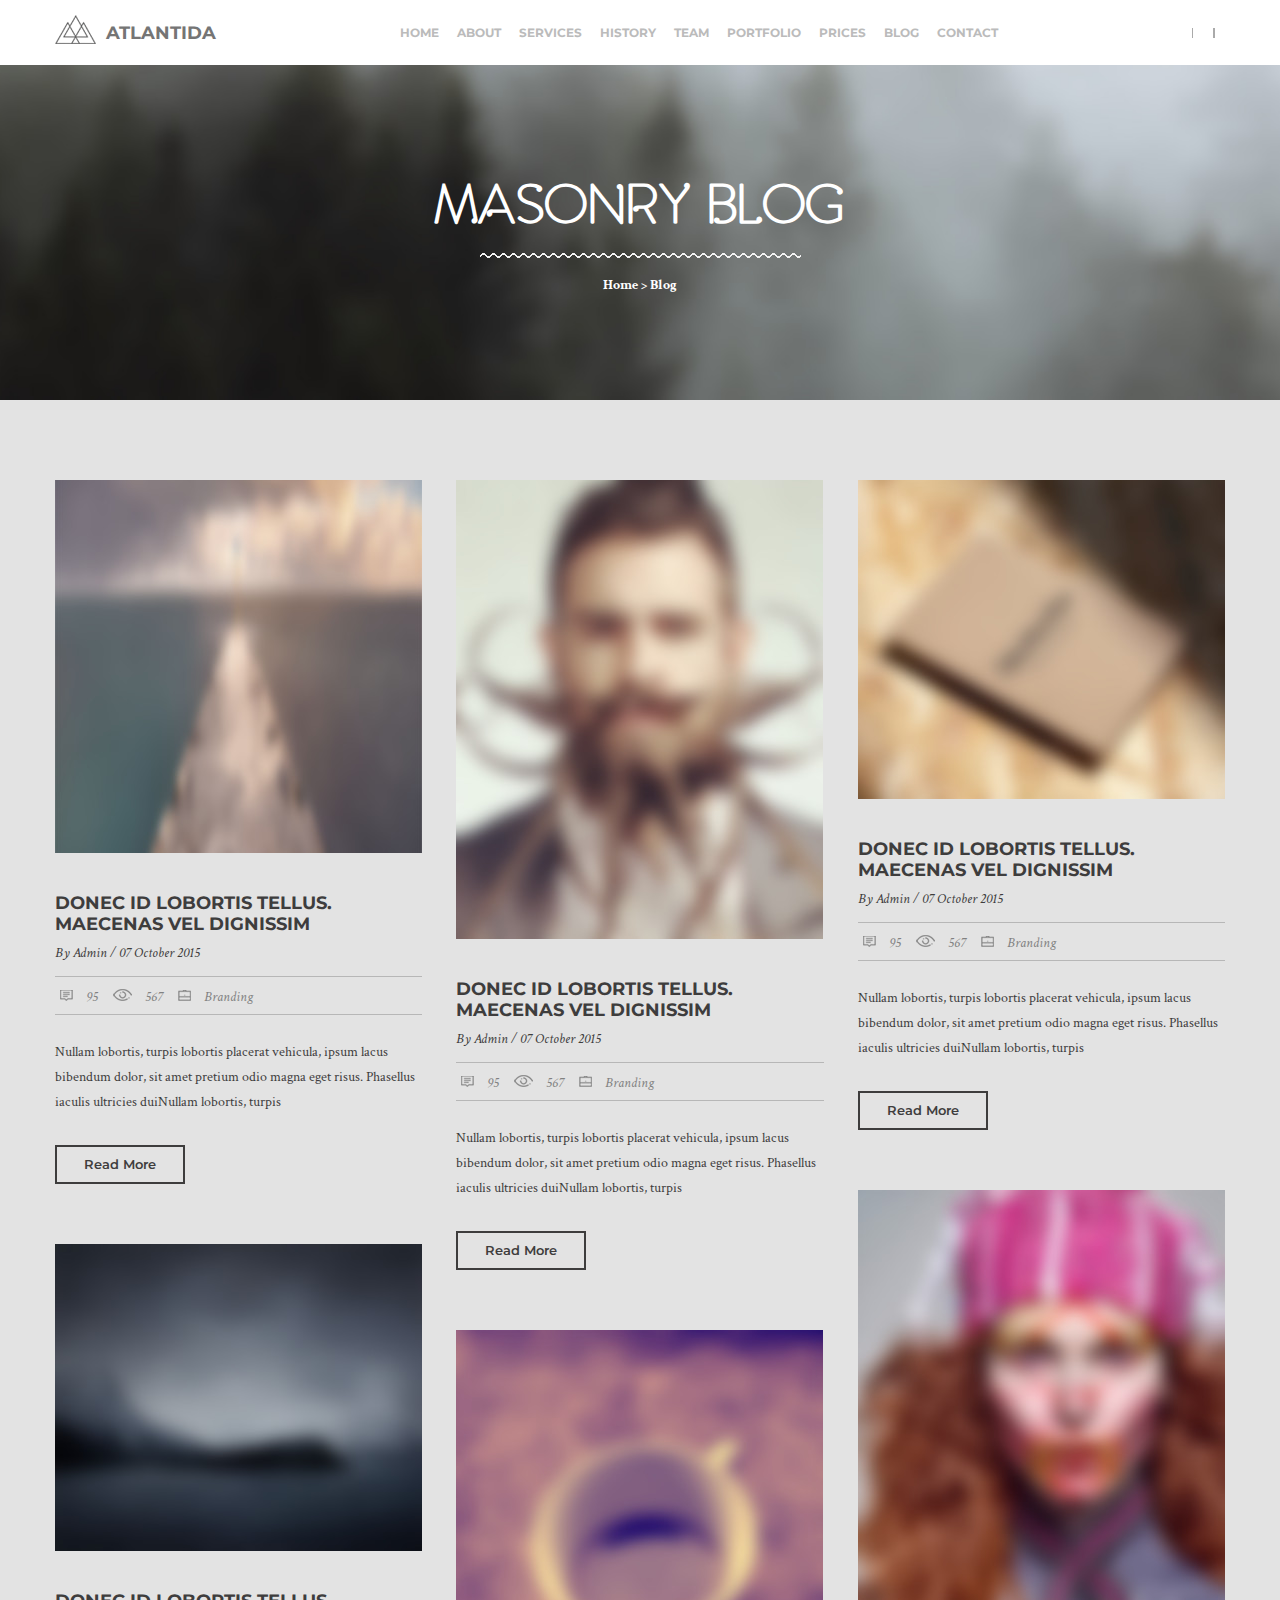
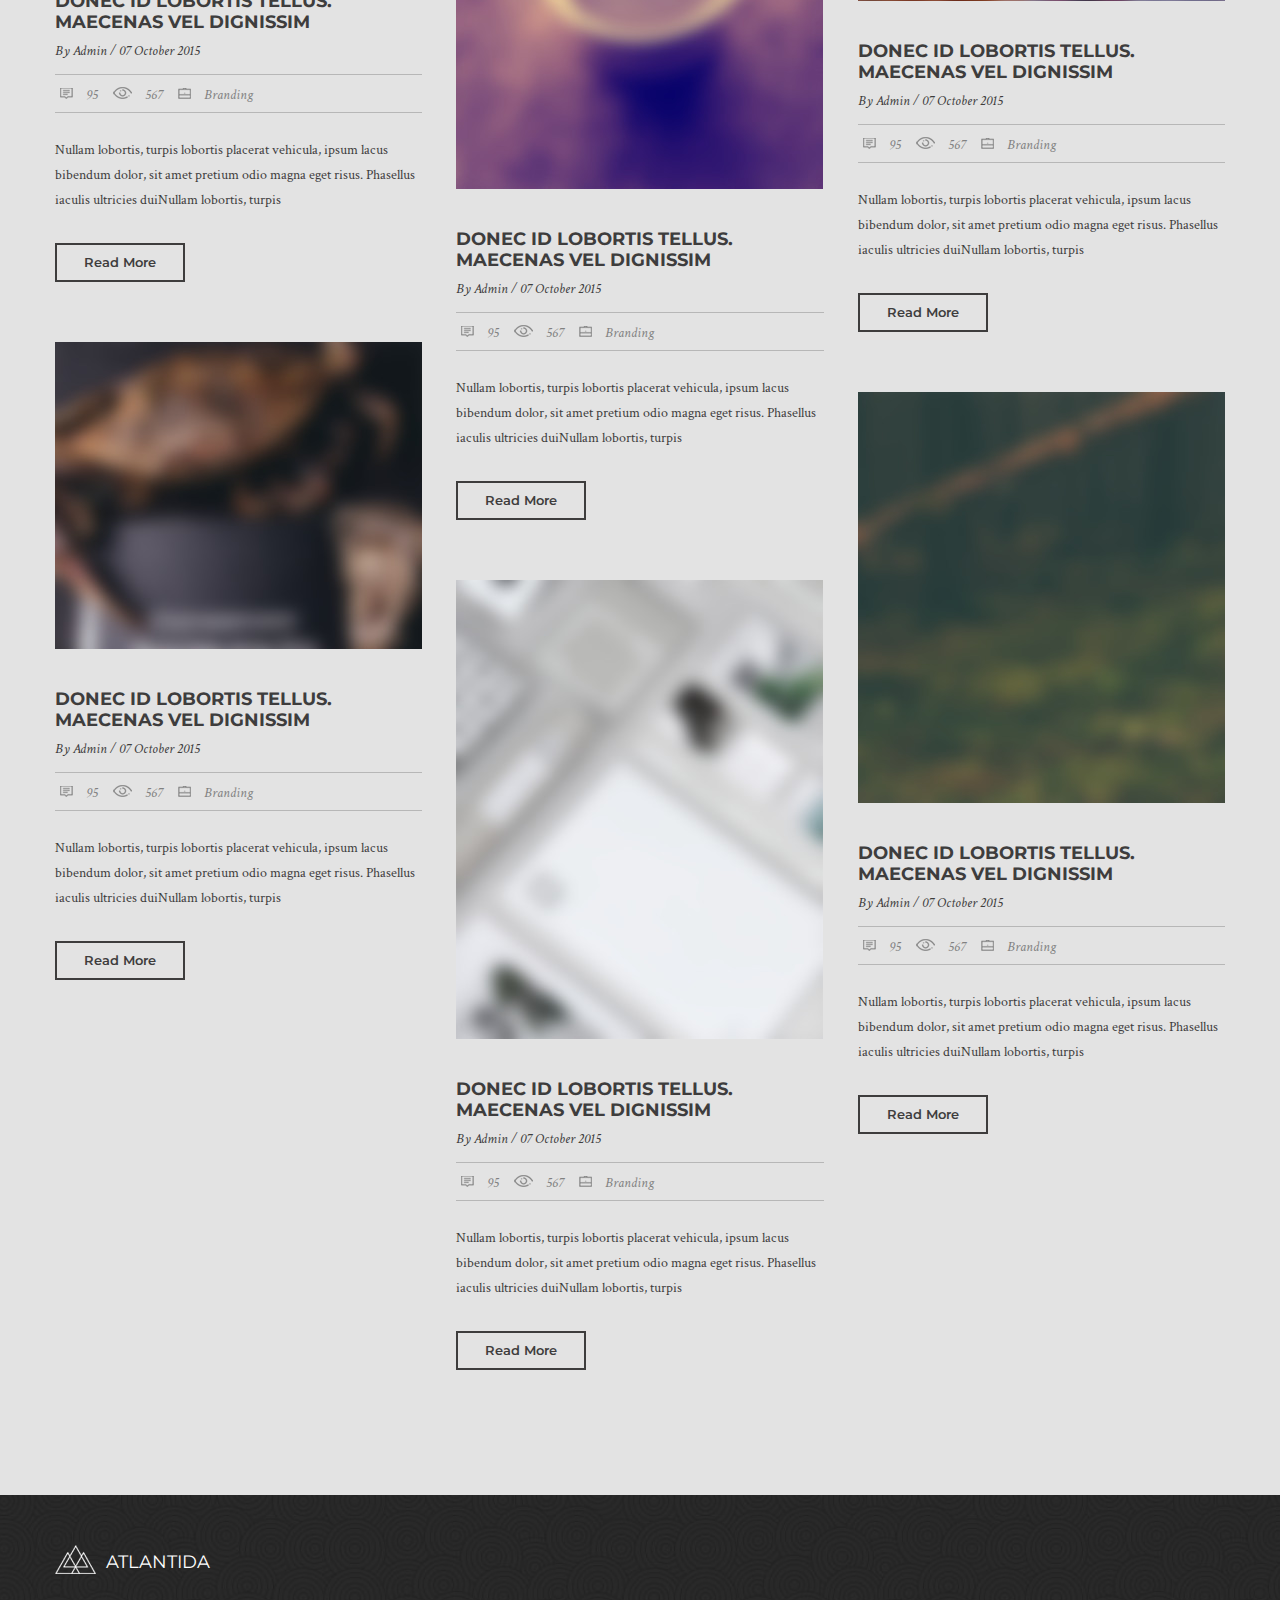
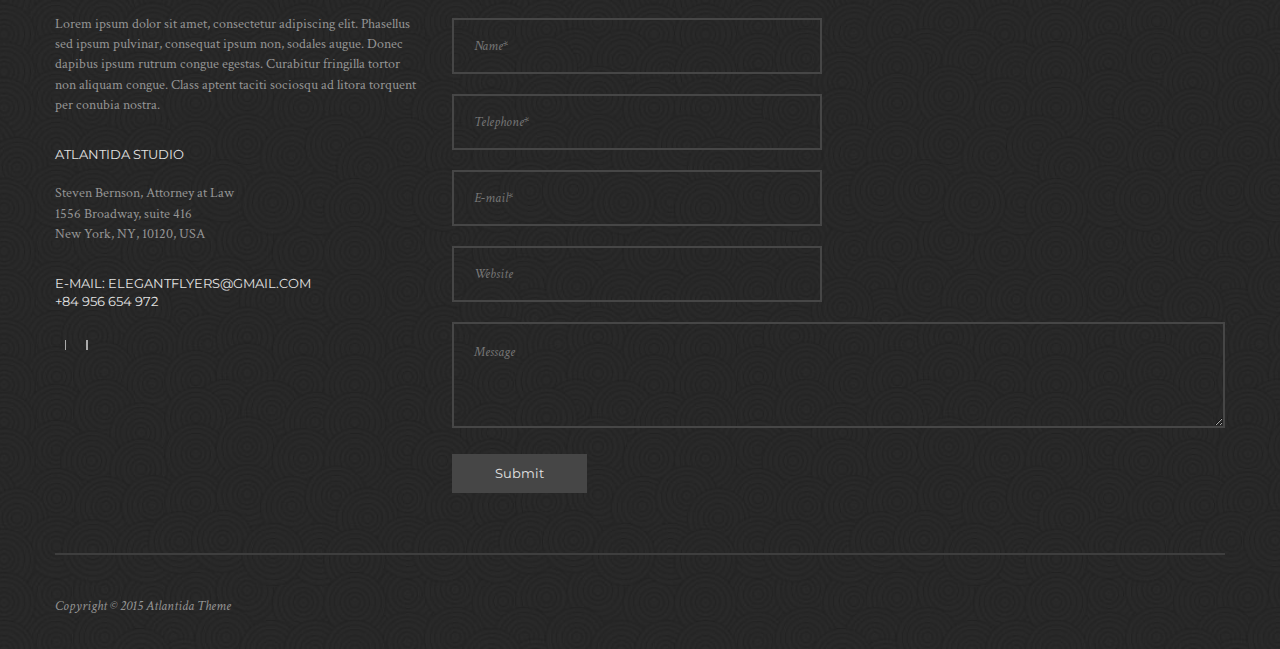
<file: Atlantida/blog.html>
<!DOCTYPE html>
<html lang="en">
<head>
    <meta charset="UTF-8">
    <title>BLOG</title>
    <link rel="stylesheet" href="css/main.css">
    <link rel="stylesheet" href="css/fonts.css">
    <link rel="stylesheet" href="css/normalize.css">
    <link href="https://fonts.googleapis.com/css?family=Crimson+Text:400,400i,600|Montserrat:400,700" rel="stylesheet">
    <link rel="stylesheet" href="https://use.fontawesome.com/releases/v5.3.1/css/all.css" integrity="sha384-mzrmE5qonljUremFsqc01SB46JvROS7bZs3IO2EmfFsd15uHvIt+Y8vEf7N7fWAU" crossorigin="anonymous">
</head>
<body>
    <header class="blog-html">
        <div class="header-nav">
           <div class="container-main">
               <div class="header-nav-wrapper">
                    <a href="" class="header-nav__brand">
                        <img src="img/icons/brand-nav.png" alt="">
                        <span class="nav-brand-text">ATLANTIDA</span>
                    </a>
                    <div class="header-nav__navigation">
                        <a href="index.html" class="navigation__link">Home</a>
                        <a href="" class="navigation__link">About</a>
                        <a href="" class="navigation__link">SERVICES</a>
                        <a href="" class="navigation__link">History</a>
                        <a href="" class="navigation__link">Team</a>
                        <a href="" class="navigation__link">Portfolio</a>
                        <a href="" class="navigation__link">Prices</a>
                        <a href="" class="navigation__link">Blog</a>
                        <a href="#contacts" class="navigation__link">Contact</a>
                    </div>
                    <div class="social-icons">
                        <a href="" class="icons__item">
                            <i class="fab fa-facebook"></i>
                        </a>
                        <div class="border-1px"></div>
                        <a href="" class="icons__item">
                            <i class="fab fa-twitter"></i>
                        </a>
                        <div class="border-2px"></div>
                        <a href="" class="icons__item">
                            <i class="fab fa-behance"></i>
                        </a>
                    </div>
                </div>
            </div>
        </div>
        <div class="header-main">
            <div class="container-main">
                <div class="header-main-wrapper blog-html">
                    <h1 class="blog-header-name">Masonry blog</h1>
                    <img src="img/blog-header-line.png" alt="">
                    <h4 class="blog-header-subtitle">Home > Blog</h4>
                </div>
            </div>
        </div>
    </header>
    <section class="section-blog-html">
        <div class="container-main">
            <div class="blog-html-content">
                <div class="blog-html-content-wrapper">
                    <div class="blog-html-card">
                        <img src="img/blog-html-content/content-1.jpg" alt="">
                        <div class="blog-html-card__title">Donec id lobortis tellus. <br> Maecenas vel dignissim</div>
                        <div class="blog-html-card__date">By Admin / 07 October 2015</div>
                        <div class="blog-html-card__statistics">
                            <div class="blog-html-card__statistics__item">
                                <img src="img/blog-html-content/comments.png" alt="">
                                <span>95</span>
                            </div>
                            <div class="blog-html-card__statistics__item">
                                <img src="img/blog-html-content/views.png" alt="">
                                <span>567</span>
                            </div>
                            
                            <div class="blog-html-card__statistics__item">
                                <img src="img/blog-html-content/branding.png" alt="">
                                <span>Branding</span>
                            </div>
                        </div>
                        <div class="blog-html-card__description">
                            Nullam lobortis, turpis lobortis placerat vehicula, ipsum lacus bibendum dolor, sit amet pretium odio magna eget risus. Phasellus iaculis ultricies duiNullam lobortis, turpis
                        </div>
                        <button class="blog-html-button">Read More</button>
                    </div>
                    <div class="blog-html-card">
                        <img src="img/blog-html-content/content-4.jpg" alt="">
                        <div class="blog-html-card__title">Donec id lobortis tellus. <br> Maecenas vel dignissim</div>
                        <div class="blog-html-card__date">By Admin / 07 October 2015</div>
                        <div class="blog-html-card__statistics">
                            <div class="blog-html-card__statistics__item">
                                <img src="img/blog-html-content/comments.png" alt="">
                                <span>95</span>
                            </div>
                            <div class="blog-html-card__statistics__item">
                                <img src="img/blog-html-content/views.png" alt="">
                                <span>567</span>
                            </div>
                            
                            <div class="blog-html-card__statistics__item">
                                <img src="img/blog-html-content/branding.png" alt="">
                                <span>Branding</span>
                            </div>
                        </div>
                        <div class="blog-html-card__description">
                            Nullam lobortis, turpis lobortis placerat vehicula, ipsum lacus bibendum dolor, sit amet pretium odio magna eget risus. Phasellus iaculis ultricies duiNullam lobortis, turpis
                        </div>
                        <button class="blog-html-button">Read More</button>
                    </div>
                    <div class="blog-html-card">
                        <img src="img/blog-html-content/content-7.jpg" alt="">
                        <div class="blog-html-card__title">Donec id lobortis tellus. <br> Maecenas vel dignissim</div>
                        <div class="blog-html-card__date">By Admin / 07 October 2015</div>
                        <div class="blog-html-card__statistics">
                            <div class="blog-html-card__statistics__item">
                                <img src="img/blog-html-content/comments.png" alt="">
                                <span>95</span>
                            </div>
                            <div class="blog-html-card__statistics__item">
                                <img src="img/blog-html-content/views.png" alt="">
                                <span>567</span>
                            </div>
                            
                            <div class="blog-html-card__statistics__item">
                                <img src="img/blog-html-content/branding.png" alt="">
                                <span>Branding</span>
                            </div>
                        </div>
                        <div class="blog-html-card__description">
                            Nullam lobortis, turpis lobortis placerat vehicula, ipsum lacus bibendum dolor, sit amet pretium odio magna eget risus. Phasellus iaculis ultricies duiNullam lobortis, turpis
                        </div>
                        <button class="blog-html-button">Read More</button>
                    </div>
                </div>
                <div class="blog-html-content-wrapper">
                    <div class="blog-html-card">
                        <img src="img/blog-html-content/content-2.jpg" alt="">
                        <div class="blog-html-card__title">Donec id lobortis tellus. <br> Maecenas vel dignissim</div>
                        <div class="blog-html-card__date">By Admin / 07 October 2015</div>
                        <div class="blog-html-card__statistics">
                            <div class="blog-html-card__statistics__item">
                                <img src="img/blog-html-content/comments.png" alt="">
                                <span>95</span>
                            </div>
                            <div class="blog-html-card__statistics__item">
                                <img src="img/blog-html-content/views.png" alt="">
                                <span>567</span>
                            </div>
                            
                            <div class="blog-html-card__statistics__item">
                                <img src="img/blog-html-content/branding.png" alt="">
                                <span>Branding</span>
                            </div>
                        </div>
                        <div class="blog-html-card__description">
                            Nullam lobortis, turpis lobortis placerat vehicula, ipsum lacus bibendum dolor, sit amet pretium odio magna eget risus. Phasellus iaculis ultricies duiNullam lobortis, turpis
                        </div>
                        <button class="blog-html-button">Read More</button>
                    </div>
                    <div class="blog-html-card">
                        <img src="img/blog-html-content/content-5.jpg" alt="">
                        <div class="blog-html-card__title">Donec id lobortis tellus. <br> Maecenas vel dignissim</div>
                        <div class="blog-html-card__date">By Admin / 07 October 2015</div>
                        <div class="blog-html-card__statistics">
                            <div class="blog-html-card__statistics__item">
                                <img src="img/blog-html-content/comments.png" alt="">
                                <span>95</span>
                            </div>
                            <div class="blog-html-card__statistics__item">
                                <img src="img/blog-html-content/views.png" alt="">
                                <span>567</span>
                            </div>
                            
                            <div class="blog-html-card__statistics__item">
                                <img src="img/blog-html-content/branding.png" alt="">
                                <span>Branding</span>
                            </div>
                        </div>
                        <div class="blog-html-card__description">
                            Nullam lobortis, turpis lobortis placerat vehicula, ipsum lacus bibendum dolor, sit amet pretium odio magna eget risus. Phasellus iaculis ultricies duiNullam lobortis, turpis
                        </div>
                        <button class="blog-html-button">Read More</button>
                    </div>
                    <div class="blog-html-card">
                        <img src="img/blog-html-content/content-8.jpg" alt="">
                        <div class="blog-html-card__title">Donec id lobortis tellus. <br> Maecenas vel dignissim</div>
                        <div class="blog-html-card__date">By Admin / 07 October 2015</div>
                        <div class="blog-html-card__statistics">
                            <div class="blog-html-card__statistics__item">
                                <img src="img/blog-html-content/comments.png" alt="">
                                <span>95</span>
                            </div>
                            <div class="blog-html-card__statistics__item">
                                <img src="img/blog-html-content/views.png" alt="">
                                <span>567</span>
                            </div>
                            
                            <div class="blog-html-card__statistics__item">
                                <img src="img/blog-html-content/branding.png" alt="">
                                <span>Branding</span>
                            </div>
                        </div>
                        <div class="blog-html-card__description">
                            Nullam lobortis, turpis lobortis placerat vehicula, ipsum lacus bibendum dolor, sit amet pretium odio magna eget risus. Phasellus iaculis ultricies duiNullam lobortis, turpis
                        </div>
                        <button class="blog-html-button">Read More</button>
                    </div>
                </div>
                <div class="blog-html-content-wrapper">
                    <div class="blog-html-card">
                        <img src="img/blog-html-content/content-3.jpg" alt="">
                        <div class="blog-html-card__title">Donec id lobortis tellus. <br> Maecenas vel dignissim</div>
                        <div class="blog-html-card__date">By Admin / 07 October 2015</div>
                        <div class="blog-html-card__statistics">
                            <div class="blog-html-card__statistics__item">
                                <img src="img/blog-html-content/comments.png" alt="">
                                <span>95</span>
                            </div>
                            <div class="blog-html-card__statistics__item">
                                <img src="img/blog-html-content/views.png" alt="">
                                <span>567</span>
                            </div>
                            
                            <div class="blog-html-card__statistics__item">
                                <img src="img/blog-html-content/branding.png" alt="">
                                <span>Branding</span>
                            </div>
                        </div>
                        <div class="blog-html-card__description">
                            Nullam lobortis, turpis lobortis placerat vehicula, ipsum lacus bibendum dolor, sit amet pretium odio magna eget risus. Phasellus iaculis ultricies duiNullam lobortis, turpis
                        </div>
                        <button class="blog-html-button">Read More</button>
                    </div>
                    <div class="blog-html-card">
                        <img src="img/blog-html-content/content-6.jpg" alt="">
                        <div class="blog-html-card__title">Donec id lobortis tellus. <br> Maecenas vel dignissim</div>
                        <div class="blog-html-card__date">By Admin / 07 October 2015</div>
                        <div class="blog-html-card__statistics">
                            <div class="blog-html-card__statistics__item">
                                <img src="img/blog-html-content/comments.png" alt="">
                                <span>95</span>
                            </div>
                            <div class="blog-html-card__statistics__item">
                                <img src="img/blog-html-content/views.png" alt="">
                                <span>567</span>
                            </div>
                            
                            <div class="blog-html-card__statistics__item">
                                <img src="img/blog-html-content/branding.png" alt="">
                                <span>Branding</span>
                            </div>
                        </div>
                        <div class="blog-html-card__description">
                            Nullam lobortis, turpis lobortis placerat vehicula, ipsum lacus bibendum dolor, sit amet pretium odio magna eget risus. Phasellus iaculis ultricies duiNullam lobortis, turpis
                        </div>
                        <button class="blog-html-button">Read More</button>
                    </div>
                    <div class="blog-html-card">
                        <img src="img/blog-html-content/content-9.jpg" alt="">
                        <div class="blog-html-card__title">Donec id lobortis tellus. <br> Maecenas vel dignissim</div>
                        <div class="blog-html-card__date">By Admin / 07 October 2015</div>
                        <div class="blog-html-card__statistics">
                            <div class="blog-html-card__statistics__item">
                                <img src="img/blog-html-content/comments.png" alt="">
                                <span>95</span>
                            </div>
                            <div class="blog-html-card__statistics__item">
                                <img src="img/blog-html-content/views.png" alt="">
                                <span>567</span>
                            </div>
                            
                            <div class="blog-html-card__statistics__item">
                                <img src="img/blog-html-content/branding.png" alt="">
                                <span>Branding</span>
                            </div>
                        </div>
                        <div class="blog-html-card__description">
                            Nullam lobortis, turpis lobortis placerat vehicula, ipsum lacus bibendum dolor, sit amet pretium odio magna eget risus. Phasellus iaculis ultricies duiNullam lobortis, turpis
                        </div>
                        <button class="blog-html-button">Read More</button>
                    </div>
                </div>
            </div>
        </div>
    </section>
    <footer id="contacts">
        <div class="container-main">
            <div class="footer-wrapper">
                <div class="footer-content">
                    <div class="footer-brand">
                        <img src="img/icons/brand-footer.png" alt="">
                        <span class="footer-brand-text">ATLANTIDA</span>
                    </div>
                    <div class="footer-description">
                        Lorem ipsum dolor sit amet, consectetur adipiscing elit. Phasellus sed ipsum pulvinar, consequat ipsum non, sodales augue. Donec dapibus ipsum rutrum congue egestas. Curabitur fringilla tortor non aliquam congue. Class aptent taciti sociosqu ad litora torquent per conubia nostra.
                    </div>
                    <div class="footer-name">ATLANTIDA STUDIO</div>
                    <div class="footer-address">Steven Bernson, Attorney at Law<br> 1556 Broadway, suite 416 <br> New York, NY, 10120, USA </div>
                    <div class="footer-contacts">E-mail: elegantflyers@gmail.com <br> +84 956 654 972</div>
                    <div class="social-icons">
                        <a href="" class="icons__item">
                            <i class="fab fa-facebook"></i>
                        </a>
                        <div class="border-1px"></div>
                        <a href="" class="icons__item">
                            <i class="fab fa-twitter"></i>
                        </a>
                        <div class="border-2px"></div>
                        <a href="" class="icons__item">
                            <i class="fab fa-behance"></i>
                        </a>
                    </div>
                </div>
                <form>
                    <input class="footer-input__item" type="text" placeholder="Name*">
                    <input class="footer-input__item" type="text" placeholder="Telephone*">
                    <input class="footer-input__item" type="text" placeholder="E-mail*">
                    <input class="footer-input__item" type="text" placeholder="Website">
                    <textarea name="" id="" cols="102" rows="5" placeholder="Message"></textarea>
                    <input class="footer-form-button" type="submit" value="Submit">
                </form>
            </div>
            <hr color="3e3e3e">
            <div class="footer-copyright">Copyright © 2015 Atlantida Theme</div>
        </div>
    </footer>
    
    
    
    
    
    <script src="libs/jquery-3.3.1.min.js"></script>
    <script src="js/main.js"></script>
</body>
</html>
</file>
<file: Atlantida/css/main.css>
/*font-family: 'Montserrat', sans-serif;*/
/*    font-family: 'Amsdam';*/
body {
    margin: 0;
    padding: 0;
    font-family: 'Crimson Text', serif;
}
a {
    text-decoration: none;
}
button {
    cursor: pointer;
}
.section-top {
    display: flex;
    flex-direction: column;
    align-items: center;
}
.section-title {
    font-family: "Amsdam";
    font-size: 20px;
    color: rgb(62, 61, 61);
    text-align: center;
    margin-bottom: 20px;
    text-transform: uppercase;
}
.section-subtitle {
    font-size: 14px;
    color: rgb(62, 61, 61);
    line-height: 1.786;
    width: 1030px;
    margin-left: auto;
    margin-right: auto;
    margin-top: 40px;
    text-align: center;
}
.container-main {
    max-width: 1170px;
    margin-right: auto;
    margin-left: auto;
}
/*********************

       HEADER-NAV

*********************/
header.index-html {
    height: 700px;
    background-image: url("../img/bg/bg-header.jpg");
    background-repeat: no-repeat;
    background-position: center;
    background-size: cover;
}
.header-nav {
    width: 100%;
    background-color: #fff;
    font-family: 'Montserrat', sans-serif;
}
.header-nav-wrapper {
    display: flex;
    justify-content: space-between;
    align-items: center;
    height: 65px;
}
.header-nav__brand {
    font-size: 18px;
    color: rgb(117, 117, 117);
    display: flex;
    font-weight: 700;
}
.header-nav__brand img {
    width: 41px;
    height: 29px;
    margin-right: 10px;
}
.nav-brand-text {
    line-height: 2;
}
.header-nav__navigation {
    font-size: 12px;
    text-transform: uppercase;
}
.header-nav__navigation a {
    color: #bbb;
    font-weight: 700;
}
.navigation__link {
    margin-right: 15px;
    transition: 0.3s;
}
.navigation__link:hover {
    color: #5c5c5c;
    transition: 0.3s;
}
.navigation__link:last-child {
    margin-right: 0;
}
.social-icons {
    display: flex;
}
.icons__item {
    font-size: 11px;
    color: #a4a4a4;
}
.border-1px {
    height: 10px;
    border-right: 1px solid #aaaaaa;
    margin: 0 10px;
}
.border-2px {
    height: 10px;
    border-right: 2px solid #aaaaaa;
    margin: 0 10px;
}
/*********************

    HEADER-MAIN

*********************/
.header-main {
}
.header-main-wrapper {
    height: 635px;
    color: #fff;
    display: flex;
    justify-content: center;
    align-items: center;
    flex-direction: column;
    position: relative;
}
.header-title {
    font-size: 14px;
}
.header-name {
    width: 516px;
    height: 109px;
    font-size: 40px;
    font-family: "Amsdam";
    text-transform: uppercase;
    text-align: center;
    background-image: url("../img/line-header.png");
    background-repeat: no-repeat;
    background-position: center;
    background-size: cover;
    margin-bottom: 45px;
    margin-top: 20px;
    line-height: 2.5;
}
.header-button {
    width: 150px;
    height: 40px;
    background-color: transparent;
    border: 1.8px rgb(242, 242, 242) solid;
    color: #fff;
    font-family: 'Montserrat', sans-serif;
    font-size: 15px;
    position: relative;
    transition: 0.3s;
}
.header-button:focus {
    outline: none;
}
.header-button-img {
    position: absolute;
    right: 45%;
    top: 30px;
    transition: 0.3s;
}
.header-button:hover {
    width: 170px;
    height: 50px;
    transition: 0.3s;
    font-size: 17px;
}
.header-button:hover .header-button-img {
    top: 40px;
    transition: 0.3s;
}
.slide-nav-item {
    display: block;
    height: 34px;
    width: 34px;
    border-radius: 50%;
    background-color: #fff;
    font-size: 20px;
    color: #aaaaaa;
    position: absolute;
    top: 44%;
    transition: 0.3s;
}
.slide-nav-item:hover {
    height: 45px;
    width: 45px;
    transition: 0.3s;
    background-color: #aaaaaa;
    color: #fff;
}
.slide-nav-item:hover .prev {
    left: 14px;
    top: 8px;
    font-size: 25px;
    transition: 0.3s;
}
.slide-nav-item:hover .next {
    left: 17px;
    top: 8px;
    font-size: 25px;
    transition: 0.3s;
}
.slide-nav-item.nav-prev {
    left: 0;
}
.slide-nav-item.nav-next {
    right: 0;
}
.prev {
    position: absolute;
    left: 11px;
    top: 6px;
    transition: 0.3s;
}
.next {
    position: absolute;
    left: 13px;
    top: 6px;
    transition: 0.3s;
}
/*********************

        ABOUT

*********************/
.about {
    background-color: #e3e3e3;
    height: 1100px;
}
.about-block {
    height: 750px;
    padding-top: 73px;
}
.about-block__img {
    height: 325px;
    background-image: url("../img/about/about.jpg");
    background-repeat: no-repeat;
    background-position: center;
    background-size: cover;
}
.about-block__content {
    display: flex;
    flex-direction: column;
    justify-content: center;
    align-items: center;
    background-color: #fff;
    height: 425px;
}
.about-subtitle {
    text-align: left;
}
.about-buttons {
    margin-top: 40px;
    text-align: center;    
}
.about-button {
    width: 135px;
    height: 39px;
    background-color: #fff;
    color: rgb(62, 61, 61);
    font-family: 'Montserrat', sans-serif;
    border: 1px solid  rgb(62, 61, 61);
    font-size: 13px;
    transition: 0.3s;
}
.about-button:hover {
    background-color: rgb(62, 61, 61);
    color: #fff;
    transition: 0.3s;
}
.about-statistics {
    display: flex;
    padding-top: 40px;    
}
.about-statistics__item {
    font-family: 'Montserrat', sans-serif;
    color: #3e3d3d;
    display: flex;
    flex-direction: column;
    align-items: center;
    justify-content: center;
    width: 25%;
    text-transform: uppercase;
    text-align: center;
    border-right: 1px solid #b0b0b0;
}
.about-statistics__item:last-child {
    border-right: none;
}
.about-statistics__item__name {
    font-size: 13px;
    line-height: 1.385;
    margin-bottom: 10px;
    margin-top: 20px;
}
.about-statistics__item__number {
    font-size: 45px;
}
/*********************

        SERVICES

*********************/
.services {
    background-image: url("../img/bg/bg-services.jpg");
    background-repeat: no-repeat;
    background-position: center;
    background-size: cover;
    padding-top: 70px;
    padding-bottom: 85px;
}
.services-title {
    color: #fff;
}
.services-subtitle {
    color: rgb(207, 207, 207);
}
.services-blocks {
    margin-top: 75px;
}
.services-blocks-wrapper {
    display: flex;
}
.services-blocks__item {
    width: 25%;
    position: relative;
    text-align: center;
    color: rgb(216, 216, 216);
    margin-right: 30px;
    border: 2px solid #898989;
    border-top: 0;
    padding-top: 55px;
    padding-bottom: 40px;
    padding-right: 35px;
    padding-left: 35px;
}
.services-blocks__item::before {
    content: "";
    display: block;
    position: absolute;
    background-color: #898989;
    height: 2px;
    top: 0;
    right: calc(50% + 32px);
    left: 0;
}
.services-blocks__item::after {
    content: "";
    display: block;
    position: absolute;
    background-color: #898989;
    height: 2px;
    top: 0;
    right: 0;
    left: calc(50% + 32px);
}
.services-blocks__item:last-child {
    margin-right: 0;
}
.services-blocks__item__icon {
    position: absolute;
    left: 45.5%;
    top: -8px;
}
.services-blocks__item__title {
    font-size: 15px;
    font-family: 'Montserrat', sans-serif;
    line-height: 1.385;
    text-transform: uppercase;
    margin-bottom: 20px;
}
.services-blocks__item__description {
    line-height: 1.451;
    font-size: 15px;
    font-weight: 600;
}
/*********************

        HISTORY

*********************/
.history {
    background-color: #ededed;
    padding-top: 55px;
    padding-bottom: 150px;
}
.history-main {
    display: flex;
    margin-top: 40px;
}
.circle-2015 {
    display: flex;
    justify-content: center;
    align-items: center;
    width: 69px;
    height: 69px;
    border-radius: 50%;
    border: 2px solid rgb(62, 61, 61);
    position: relative;
    font-size: 14px;
    font-family: 'Montserrat', sans-serif;
    color: rgb(62, 61, 61);
}
.circle-2015::after {
    content: "";
    display: block;
    height: 660px;
    width: 2px;
    background-color: rgb(62, 61, 61);
    position: absolute;
    left: calc(50% - 2px);
    top: 70px;
}
.circle-dot {
    position: absolute;
    width: 18px;
    height: 18px;
    background-color: rgb(62, 61, 61);
    border-radius: 50%;
    right: calc(50% - 8px);
}
.circle-2015__one {
    top: 125px;
}
.circle-2015__two {
    top: 160px;
}
.circle-2015__three {
    top: 375px;
}
.circle-2015__for {
    top: 410px;
}
.circle-2014 {
    display: flex;
    justify-content: center;
    align-items: center;
    width: 69px;
    height: 69px;
    border-radius: 50%;
    border: 2px solid rgb(62, 61, 61);
    position: absolute;
    top: 730px;
}
.circle-2014::after {
    content: "";
    display: block;
    height: 315px;
    width: 2px;
    background-color: rgb(62, 61, 61);
    position: absolute;
    left: calc(50% - 2px);
    top: 70px;
}
.circle-2014__eclipse {
    position: absolute;
    top: 385px;
    left: 6px;
}
.history-main-blocks {
    padding-top: 110px;
}

.history-main-blocks__item__title {
    font-family: "Montserrat";
    font-size: 14px;
    text-transform: uppercase;
    line-height: 1.385;
    color: rgb(62, 61, 61);
    font-weight: 700;
}

.history-main-blocks__item__data {
    font-family: "Montserrat";
    font-size: 12px;
    color: rgb(62, 61, 61);
    line-height: 1.636;
    padding-bottom: 20px;
    font-weight: 700;
}
.history-main-blocks__item__description {
    color: rgb(62, 61, 61);
    line-height: 1.451;
}
.history-main-blocks__item {
    border: 2px solid rgb(62, 61, 61);
    position: relative;
    padding: 25px 70px 30px 20px;
    margin-bottom: 30px;
}
.history-main-blocks__item::after {
    content: "";
    display: block;
    position: absolute;
    bottom: 0;
    height: calc(100% - 32px);
    width: 2px;
    background-color: rgb(62, 61, 61);
}
.history-main-blocks__item::before {
    content: "";
    display: block;
    position: absolute;
    top: 0;
    height: 21px;
    width: 2px;
    background-color: rgb(62, 61, 61);
}
.history-main-blocks__item__border-before {
    position: absolute;
    width: 12px;
    height: 2px;
    background-color: rgb(62, 61, 61);
    top: 21px;
}
.history-main-blocks__item__border-after {
    position: absolute;
    width: 2px;
    height: 15px;
    background-color: rgb(62, 61, 61);
    top: 20px;
}
/*********************

HISTORY-BLOCK-LEFT

*********************/
.history-main-blocks__item.left {
    border-right: 0;
}
#history-block-left-3 {
    margin-top: 280px;
}
.history-main-blocks__item.left::after {
    
    right: 0;
}
.history-main-blocks__item.left::before {
    right: 0;
    
}
.history-main-blocks__item__border-before.left {
    right: 0;
    left: calc(100% - 2px);
}
.history-main-blocks__item__border-after.left {
    left: calc(100% + 3px);
    transform: rotate(45deg);
}
#history-block-left-3 {
    margin-top: 240px;
}
/*********************

HISTORY-BLOCK-RIGHT

*********************/
.history-main-blocks__item.right {
    border-left: 0;
}
.history-main-blocks__item.right::after {
    left: 0;
}
.history-main-blocks__item.right::before {
    left: 0;
}
.history-main-blocks__item__border-before.right {
    right: calc(100% - 2px);
}
.history-main-blocks__item__border-after.right  {
    right: calc(100% + 3px);
    transform: rotate(-45deg);
}
#history-block-right-1 {
    margin-top: 40px;
}
#history-block-right-2 {
    margin-top: 60px;
}
#history-block-right-3 {
    margin-top: 140px;
}
/*********************

        TEAM

*********************/
.team {
    background-image: url("../img/bg/bg-team.jpg");
    background-repeat: no-repeat;
    background-position: center;
    background-size: cover;
    padding-top: 65px;
    padding-bottom: 65px;
}
.team-card {
    display: flex;
    justify-content: center;
    margin-top: 55px;
}
.team-card__item {
    margin-right: 30px;
    position: relative;
}
.team-card__item:last-child {
    margin-right: 0;
}
.team-card__item-hover {
    position: absolute;
    width: 235px;
    opacity: 0;
    background-color: rgba(255,255,255, 0.7);
    top: 9px;
    left: 8px;
    padding-left: 20px;
    padding-top: 210px;
    padding-bottom: 40px;
    transition: 0.3s;
}
.team-card__item-hover__name {
    font-family: "Montserrat";
    font-size: 14px;
    line-height: 1.385;
    color: rgb(62, 61, 61);
    font-weight: 600;
}
.team-card__item-hover__post {
    font-size: 14px;
    font-style: italic;
    color: rgb(62, 61, 61);
    line-height: 1.286;
}
.team-card__item-hover .social-icons .icons__item {
    color: #3e3d3d;
}
.team-card__item-hover:hover {
    opacity: 1;
}
/*********************

      PORTFOLIO

*********************/
.portfolio {
    padding-top: 75px;
}
.portfolio-top {
    display: flex;
    flex-direction: column;
    align-items: center;
}
.portfolio-buttons {
    margin-top: 65px;
}
.portfolio-buttons__item {
    border: 2px solid #3e3d3d;
    text-transform: uppercase;
    height: 27px;
    padding-right: 20px;
    padding-left: 20px;
    background-color: #fff;
    font-family: "Montserrat";
    font-size: 11px;
    transition: 0.3s;
    font-weight: 600;
}
.portfolio-buttons__item:hover {
    background-color: #3e3d3d;
    color: #fff;
}
.portfolio-working {
    margin-top: 64px;
    display: flex;
}
.portfolio-working__item {
    display: flex;
    flex-direction: column;
    width: 25%;
}
/*********************

      PRICES

*********************/
.prices {
    padding-top: 70px;
    background-color: #e3e3e3;
    padding-bottom: 90px;
}
.prices-cards {
    display: flex;
    margin-top: 80px; 
}
.prices-cards__item {
    display: flex;
    flex-direction: column;
    align-items: center;
    width: 33.3%;
    padding-bottom: 55px;
    padding-top: 45px;
    background-color: #fff;
    text-align: center;   
    color: rgb(62, 61, 61);
    margin-right: 30px;
}
.prices-cards__item:last-child {
    margin-right: 0;
}
.prices-cards__item-title {
    font-family: "Montserrat";
    font-size: 14px;
    text-transform: uppercase;
}
.prices-cards__item-icon {
    width: 50px;
    height: 50px;
    border-radius: 50%;
    margin-top: 25px;
    border: 2px solid #3e3d3d;
    position: relative;
}
.prices-cards__item-icon::after {
    content: "";
    display: block;
    position: absolute;
    top: 50%;
    left: 100%;
    height: 1px;
    width: 180%;
    background-color: #3e3d3d;
}
.prices-cards__item-icon::before {
    content: "";
    display: block;
    position: absolute;
    top: 50%;
    right: 100%;
    height: 1px;
    width: 180%;
    background-color: #3e3d3d;
}
.prices-cards__item-icon img {
    margin-top: 15px;
}
.prices-cards__item-price {
    font-weight: bold;
    font-family: "Montserrat";
    font-size: 70px;
    position: relative;
    margin-top: 15px;
    margin-bottom: 25px;
}
span.prices-cards__item-price {
    font-size: 28px;
    font-weight: 400;
    position: absolute;
    top: 0;
    left: -20px;
}
.prices-cards__item-options {
    font-size: 18px;
    font-style: italic;
}
.prices-cards__item-options__item {
    margin-bottom: 10px;
}
.prices-cards__item-options__item:last-child {
    margin-bottom: 0;
}
.prices-cards__item-button {
    margin-top: 50px;
    width: 135px;
    text-align: center;
    height: 40px;
    color: #3e3d3d;
    background-color: #fff;
    border: 2px solid #3e3d3d;
    font-family: "Montserrat";
    font-size: 13px;
    transition: 0.3s;
}
.prices-cards__item-button:hover {
    background-color: #3e3d3d;
    color: #fff;
}
/*********************

       LOOKING

*********************/
.looking {
    background-color: #2d2d2f;
}
.looking-wrapper {
    display: flex;
    align-items: center;
    height: 180px;
}
.looking-wrapper img {
    margin-right: 45px;
}
.looking-text {
    width: 630px;
}
.looking-text__title {
    font-size: 18px;
    font-family: "Montserrat";
    color: rgb(216, 216, 216);
    line-height: 1.125;
    margin-bottom: 20px;
}
.looking-text__subtitle {
    font-size: 18px;
    line-height: 1.25;
    font-style: italic;
    color: rgb(136, 136, 136);
}
.looking-button {
    background-color: transparent;
    color: rgb(227, 227, 227);
    font-family: "Montserrat";
    font-size: 13px;
    height: 40px;
    width: 130px;
    margin-left: 130px;
    border: 2px solid #fff;
    transition: 0.3s;
}
.looking-button:hover {
    background-color: #fff;
    color: #2d2d2f;
}
/*********************

       BLOG

*********************/
.blog {
    background-color: #e3e3e3;
    padding-top: 80px;
}
.blog-bot {
    display: flex;
    margin-top: 75px;
    height: 825px;
    overflow: hidden;
}
.blog-bot__item {
    display: flex;
    flex-direction: column;
    width: 25%;
}
.blog-bot__item img {
    height: 50%;
}
.blog-bot__item-text {
    padding-left: 30px;
    padding-top: 55px;
    padding-right: 42px;
    background-color: #424244;
    height: calc(50% - 55px) ;
}
.blog-bot__item-text__data {
    font-style: italic;
    font-size: 12px;
    color: rgb(227, 227, 227);
    line-height: 1.5;
}
.blog-bot__item-text__title {
    font-family: "Montserrat";
    color: rgb(227, 227, 227);
    text-transform: uppercase;
    line-height: 1.385;
    font-size: 13px;
    margin-bottom: 30px;
}
.blog-bot__item-text__description {
    font-size: 14px;
    color: rgb(148, 148, 148);
    line-height: 1.451;
}
/*********************

       CLIENTS

*********************/
.clients {
    padding-top: 80px;
    padding-bottom: 125px;
}
.clients-icon {
    display: flex;
    justify-content: space-around;
    margin-top: 75px;
}
/*********************

       QUOTE

*********************/
.quote {
    background-image: url("../img/bg/bg-quote.jpg");
    background-repeat: no-repeat;
    background-position: center;
    background-size: cover;
    display: flex;
    flex-direction: column;
    align-items: center;
    justify-content: center;
    padding-top: 75px;
    padding-bottom: 70px;
}
.quote-icon {
    margin-bottom: 50px;
}
.quote-text {
    color: rgb(239, 239, 239);
    font-style: italic;
    font-size: 20px;
    line-height: 1.2;
    width: 830px;
    text-align: center;
    position: relative;
}
.quote-author {
    font-family: "Montserrat";
    text-transform: uppercase;
    color: rgb(227, 227, 227);
    line-height: 1.385;
    font-size: 13px;
    margin-top: 60px;
}
.quote-company {
    color: rgb(239, 239, 239);
    font-style: italic;
    line-height: 1.714;
    font-size: 14px;
}
.quote-dots {
    display: flex;
    margin-top: 40px;
}
.quote-dots__item {
    width: 12px;
    height: 12px;
    border-radius: 50%;
    background-color: #c5c5c5;
    transition: 0.3s;
    margin-right: 3px;
    cursor: pointer;
}
.quote-dots__item:last-child {
    margin-right: 0;
}
.quote-dots__item:hover {
    background-color: #e3e3e3;
}
span.quotes {
    color: rgb(239, 239, 239);
    font-style: italic;
    font-size: 93px;
    position: absolute;
}
span.quotes.start {
    top: -20px;
    left: -40px;
}
/*********************

       MAP

*********************/
.map {
    height: 515px;
    background-image: url("../img/maps.jpg");
    background-repeat: no-repeat;
    background-position: center;
    background-size: cover;
    display: flex;
    align-items: center;
    justify-content: center;
}
.map img {
    margin-right: 250px;
    margin-bottom: 30px;
}
/*********************

       FOOTER

*********************/
footer {
    background-image: url("../img/bg/bg-footer.jpg");
    background-repeat: no-repeat;
    background-position: center;
    background-size: cover;
    padding-top: 50px;
}
.footer-wrapper {
    display: flex;
    margin-bottom: 60px;
}
.footer-brand {
    display: flex;
    align-items: center;
    margin-bottom: 40px;
}
.footer-brand img {
    margin-right: 10px;
}
.footer-brand-text {
    font-size: 18px;
    font-family: "Montserrat";
    color: rgb(255, 255, 255);
    margin-top: 5px;
}
.footer-description {
    font-size: 14px;
    color: rgb(148, 148, 148);
    line-height: 1.451;
}
.footer-name {
    font-family: "Montserrat";
    color: rgb(227, 227, 227);
    font-size: 13px;
    text-transform: uppercase;
    line-height: 1.385;
    margin-top: 30px;
    margin-bottom: 20px;
}
.footer-address {
    font-size: 14px;
    color: rgb(148, 148, 148);
    line-height: 1.451;
}
.footer-contacts {
    font-size: 13px;
    font-family: "Montserrat";
    color: rgb(227, 227, 227);
    text-transform: uppercase;
    line-height: 1.385;
    margin-bottom: 30px;
    margin-top: 30px;
}
footer form {
    padding-top: 73px;
    margin-left: 30px;
}
.footer-input__item {
    background-color: transparent;
    border: 2px solid rgb(70, 70, 70);
    width: 326px;
    height: 50px;
    padding-left: 20px;
    padding-right: 20px;
    font-size: 14px;
    color: rgb(148, 148, 148);
    font-style: italic;
    margin-right: 30px;
    margin-bottom: 20px;
}
.footer-input__item:nth-child(even) {
    margin-right: 0;
}
footer form textarea {
    background-color: transparent;
    padding-left: 20px;
    padding-right: 20px;
    padding-top: 20px;
    border: 2px solid rgb(70, 70, 70);
    font-size: 14px;
    color: rgb(148, 148, 148);
    font-style: italic;
}
.footer-form-button {
    width: 135px;
    height: 39px;
    background-color: rgb(70, 70, 70);
    font-family: "Montserrat";
    color: rgb(227, 227, 227);
    font-size: 13px;
    border: 1px solid rgb(70, 70, 70);
    margin-top: 20px;
    cursor: pointer;
    transition: 0.3s;
}
.footer-form-button:hover {
    border: 1px solid rgb(70, 70, 70);
    background-color: transparent;
}
.footer-copyright {
    font-size: 14px;
    color: rgb(148, 148, 148);
    font-style: italic;
    padding-bottom: 35px;
    padding-top: 35px;
}
/*********************

    BLOG-HTML

*********************/
header.blog-html {
    height: 400px;
    background-image: url("../img/bg/blog-html-bg.jpg");
    background-repeat: no-repeat;
    background-position: center;
    background-size: cover;
}
.header-main-wrapper.blog-html {
    height: 335px;
}
.section-blog-html {
    background-color: #e3e3e3;
}
.blog-header-name {
    font-family: "Amsdam";
    text-transform: uppercase;
    font-size: 40px;
}
.blog-header-subtitle {
    font-size: 14px;
}
.blog-html-content {
    display: flex;
    padding-top: 80px;
    padding-bottom: 65px;
}
.blog-html-content-wrapper {
    display: flex;
    flex-direction: column;
    width: 33.3%;
    margin-right: 34px;
}
.blog-html-content-wrapper:last-child {
    margin-right: 0;
}
.blog-html-card {
    margin-bottom: 60px;
}
.blog-html-card__title {
    font-size: 18px;
    font-family: "Montserrat";
    color: rgb(62, 61, 61);
    font-weight: bold;
    text-transform: uppercase;
    margin-top: 35px;
    margin-bottom: 10px;
}
.blog-html-card__date {
    font-size: 14px;
    color: rgb(62, 61, 61);
    font-style: italic;
}
.blog-html-card__statistics {
    display: flex;
    border-top: 1px solid #b7b7b7;
    border-bottom: 1px solid #b7b7b7;
    padding-top: 12px;
    padding-bottom: 9px;
    margin-top: 15px;
    margin-bottom: 25px;
}
.blog-html-card__statistics__item {
    font-size: 14px;
    color: rgb(129, 129, 129);
    font-style: italic;
}
.blog-html-card__statistics__item img {
    margin-right: 10px;
}
.blog-html-card__statistics__item img:first-child {
    margin-left:  5px;
}
.blog-html-card__statistics__item span {
    margin-right: 10px;
}
.blog-html-card__description {
    font-size: 14px;
    color: rgb(62, 61, 61);
    line-height: 1.786;
}
.blog-html-button {
    border: 2px solid rgb(62, 61, 61);
    background-color: transparent;
    width: 130px;
    height: 39px;
    margin-top: 30px;
    font-size: 13px;
    font-family: "Montserrat";
    color: #3e3d3d;
    font-weight: 600;
    transition: 0.3s;
}
.blog-html-button:hover {
    background-color: rgb(62, 61, 61);
    color: #e3e3e3;
}
</file>
<file: Atlantida/css/fonts.css>
@font-face {
    font-family: 'Amsdam';
    src: url('../fonts/amsdam_regular-webfont.woff2') format('woff2'),
         url('../fonts/amsdam_regular-webfont.woff') format('woff');
    font-weight: normal;
    font-style: normal;

}
</file>
<file: Meliora/css/main.css>
body {
    margin: 0;
    font-family: 'Roboto Mono', monospace;
    color: #474747;
}
.container {
    max-width: 1120px;
    margin: 0 auto;
}
a {
    text-decoration: none;
    color: #000;
}
header {
    display: grid;
    grid-template-columns: 1fr 2fr 1fr;
    margin-top: 100px;
}
.header-logo {
    font-size: 24px;
}
nav {
    margin-left: 100px;
}
.header-nav__link-item {
    font-size: 16px;
    margin-right: 45px;
    color: #777777;
    transition: 0.2s;
    position: relative;
}
.header-nav__link-item:last-child {
    margin-right: 0;
}
.header-nav__link-item:hover {
    color: #474747;
}
.header-search-panel {
    display: flex;
    margin-left: 20px;
}
.header-search-panel input {
    padding: 10px;
    border: none;
    background-color: #F4F4F4;
    height: 20px;
    font-size: 12px;
    width: 196px;
    color: #474747;
}
.header-search-panel button {
    padding: 10px;
    border: none;
    height: 40px;
    width: 40px;
    background-color: #FFBA9D;
    border-radius: 3px;
    display: flex;
    justify-content: center;
    align-items: center;
    cursor: pointer;
    transition: 0.2s;
}
.header-search-panel button:hover {
    opacity: 0.5;
}
.header-nav__link-item img {
    height: 10px;
    transform: rotate(90deg);
}
.link-item-active {
    border-bottom: 2px solid #777777;
    padding-bottom: 10px;
    color: #474747;
}
main {
    margin-top: 100px;
    display: flex;
}
.sidebar {
    width: 300px;
}
.sidebar-title {
    font-size: 24px;
    font-weight: 400;
    margin-top: 0;
}
.sidebar-content {
    line-height: 24px;
    font-size: 16px;
    font-weight: 300;
}
.sidebar-btn {
    text-transform: uppercase;
    margin-top: 15px;
    font-size: 12px;
    display: flex;
    align-items: center;
}
.sidebar-btn button {
    height: 20px;
    width: 20px;
    position: relative;
    margin-left: 10px;
    border: none;
    border-radius: 3px;
    display: flex;
    justify-content: center;
    align-items: center;
    cursor: pointer;
}
.sidebar-btn button img {
    width: 8px;
}
.sidebar__social-icons {
    display: flex;
    align-items: center;
    margin-top: 50px;
}
.social-icons__item {
    margin-right: 25px;
}
.social-icons__item:last-child {
    margin-right: 0;
}
.sidebar__social-icons__item {
    width: 20px;
}
.sidebar__social-icons__item:hover {
    opacity: 0.5;
}
.blog-page {
    margin-left: 100px;
    width: 70%;
}
.blog-page__category {
    font-size: 12px;
    color: #777777;
}
.blog-page__title {
    font-weight: 400;
    font-size: 24px;
}
.blog-page__date-wrapper {
    display: flex;
    color: #777777;
    font-size: 12px;
}
.blog-page__img {
    width: 100%;
    background-repeat: no-repeat;
    background-size: auto;
    background-position: center;
}
.blog-page__date {
    border-right: 1px solid #DFDFDF;
    padding-right: 5px;
}
.blog-page__author {
    margin-left: 5px;
}
.blog-page__img {
    margin: 50px 0;
}
.blog-page__content {
    line-height: 28px;
}
.blog-page__content ul {
    padding-left: 20px;
}
.blog-page__content__text-border {
    padding-left: 20px;
    border-left: 1px solid #DFDFDF;
    display: block;
}
.blog-page__tags {
    display: flex;
    margin-top: 60px;
}
.blog-page__tags-item {
    background-color: #F4F4F4;
    margin-right: 5px;
    cursor: pointer;
    font-size: 12px;
    height: 30px;
    display: flex;
    justify-content: center;
    align-items: center;
    padding: 0 10px;
}
.blog-page__tags-item:last-child {
    margin-right: 0;
}
.blog-page__social {
    display: flex;
    align-items: center;
    margin-top: 40px;
    border-bottom: 1px solid #DFDFDF;
    padding-bottom: 25px;
}
.blog-page__social__share {
    margin-right: 20px;
    font-size: 12px;
}
.blog-page__social-icons {
    display: flex;
    justify-content: center;
    align-items: center;
}
.comment-page__title {
    margin-top: 45px;
    font-weight: 400;
    font-size: 19px;
    margin-bottom: 45px;
}
.comment-page__inputs {
    display: flex;
    justify-content: space-between;
    margin-bottom: 40px;
}
.comment-page__input-item {
    display: flex;
    flex-direction: column;
    width: 32%;
}
.comment-page__input-item input {
    height: 40px;
    margin-top: 5px;
    padding: 0 10px;
    background-color: #F4F4F4;
    border: none;
}
.comment-page__checkbox-wrapper {
    font-size: 12px;
    margin-bottom: 40px;
    display: flex;
    align-items: center;
}
.comment-page__textarea-wrapper {
    display: flex;
    flex-direction: column;
}
.comment-page__textarea {
    height: 80px;
    margin-top: 5px;
    background-color: #F4F4F4;
    border: none;
    padding: 10px;
}
.comment-page__textarea-btn {
    background-color: #474747;
    color: #fff;
    border-radius: 3px;
    padding: 13px;
    cursor: pointer;
    margin-top: 20px;
    font-size: 16px;
    border: none;
    width: 90px;
    transition: 0.2s;
}
.comment-page__textarea-btn:hover {
    background-color: #777777;
}
.comment-page__comments-title {
    font-weight: 400;
    font-size: 19px;
    margin-top: 50px;
    margin-bottom: 50px;
}
.comment-page__comment-item {
    padding-bottom: 30px;
    border-bottom: 1px solid  #DFDFDF;
    margin-bottom: 30px;
}
.comment-page__comment-item-wrapper {
    display: flex;
}
.comment-page__comment-item-answer {
    display: flex;
    padding-left: 90px;
    margin-top: 35px;
}
.comment-page__comment-item:last-child {
    padding-bottom: 0;
    margin-bottom: 0;
    border: none;
}
.comment-page__comment-item__avatar {
    width: 70px;
    height: 70px;
    background-position: center;
    background-repeat: no-repeat;
    background-size: cover;
    margin-right: 25px;
}
.comment-page__checkbox {
    width: 18px;
    height: 18px;
    margin-right: 10px;
}
.comment-page__comment-item-title-wrapper {
    display: flex;
    align-items: center;
    margin-bottom: 20px;
}
.comment-page__comment-item__name {
    font-size: 19px;
    margin-right: 15px;
}
.comment-page__comment-item__time {
    color: #777777;
    font-weight: 300;
}
.comment-page__comment-item__content {
    line-height: 32px;
    font-size: 16px;
    margin-bottom: 20px;
}
.comment-page__comment-item__reply {
    cursor: pointer;
    transition: 0.2s;
}
.comment-page__comment-item__reply:hover {
    opacity: 0.5;
}
footer {
    background-color: #F4F4F4;
    padding: 40px 0;
    margin-top: 130px;
    position: relative;
}
.footer-wrapper {
    display: grid;
    grid-template-columns: 1fr 1fr 1fr;
}
.footer__copyright {
    font-size: 12px;
    display: flex;
    align-items: center;
}
.footer__icon-up-wrapper {
    display: flex;
    align-items: center;
    justify-content: center;
    position: relative;
}
.footer__icon-up {
    background-color: #fff;
    height: 63px;
    width: 63px;
    position: relative;
    top: -80px;
    z-index: 1000;
    border-radius: 50%;
    cursor: pointer;
    display: flex;
    justify-content: center;
    align-items: center;
}
.footer__icon-up img {
    height: 10px;
    position: absolute;
    bottom: 12px;
    transform: rotate(-90deg);
}
.footer__social-icons {
    display: flex;
    justify-content: flex-end;
    align-items: center;
}
.footer__social-icons a {
    margin-right: 20px;
}
.nav-phone {
    display: none;
}
@media (max-width: 720px) {
    nav {
        display: none;
    }
    .header-logo {
        width: 50%;
    }
    .nav-phone {
        display: flex;
        justify-content: flex-end;
        align-items: center;
        width: 50%;
    }
    .nav-phone img {
        height: 24px;
        width: 24px;
    }
    header {
        display: flex;
        flex-wrap: wrap;
        margin-top: 20px;
        padding: 0 15px;
    }
    main {
        flex-direction: column;
        margin-top: 65px;
        padding: 0 15px;
    }
    .sidebar {
        order: 2;
    }
    .sidebar-title {
        margin-top: 45px;
    }
    .sidebar-btn {
        margin-top: 20px;
    }
    .blog-page {
        margin-left: 0;
        width: 100%;
        order: 1;
    }
    .blog-page__title {
        margin-bottom: 40px;
    }
    .blog-page__img {
        margin: 25px 0;
        height: 288px;
    }
    .comment-page__inputs {
        flex-direction: column;
        margin-bottom: 20px;
    }
    .comment-page__input-item input {
        width: calc(100% - 20px)  !important;
        margin-top: 10px;
    }
    .comment-page__input-item {
        margin-bottom: 25px;
        width: 100%;
        margin-top: 10px;
    }
    .comment-page__input-item:last-child {
        margin-bottom: 0;
    }
    .comment-page__checkbox {
        margin-right: 10px;
    }
    .comment-page__checkbox-wrapper {
        display: flex;
    }
    .comment-page__comment-item-title-wrapper {
        flex-direction: column;
        align-items: baseline;
    }
    .comment-page__comment-item__time {
        margin-top: 5px;
    }
    .comment-page__comment-item__content {
        word-wrap: anywhere;
    }
    .comment-page__textarea {
        margin-top: 10px;
    }
    .header-search-panel {
        margin-top: 50px;
        margin-left: 0;
        width: 100%;
        display: flex;
    }
    .header-search-panel input {
        width: 100%;
        height: 25px;
    }
    .header-search-panel button {
        width: 52px;
        height: 45px;
    }
    .footer {
        margin-right: 100px;
    }
    .footer-wrapper {
        display: flex;
        flex-direction: column;
        padding: 0 15px;
    }
    .footer__copyright {
        order: 2;
        margin-bottom: 45px;
    }
    .footer__icon-up-wrapper {
        order: 1;
    }
    .footer__social-icons {
        justify-content: flex-start;
        order: 3;
    }
}
</file>
